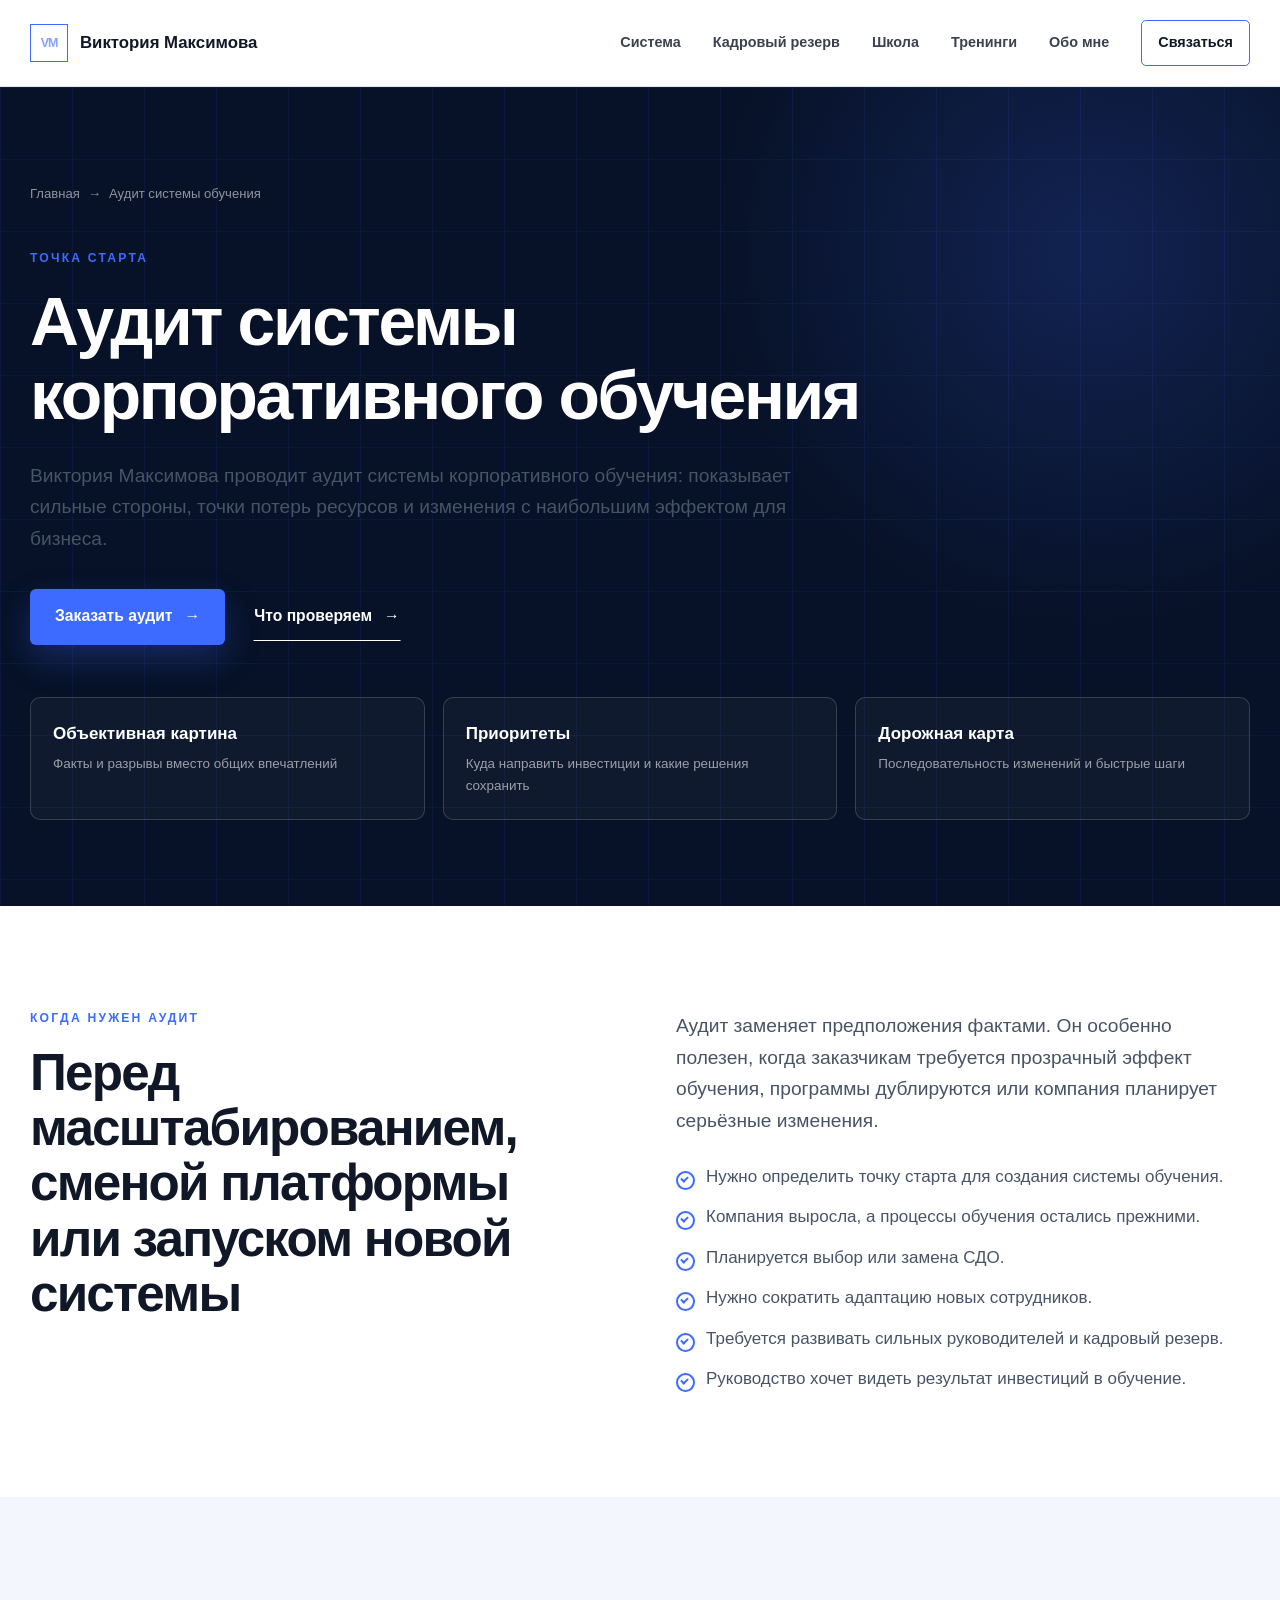
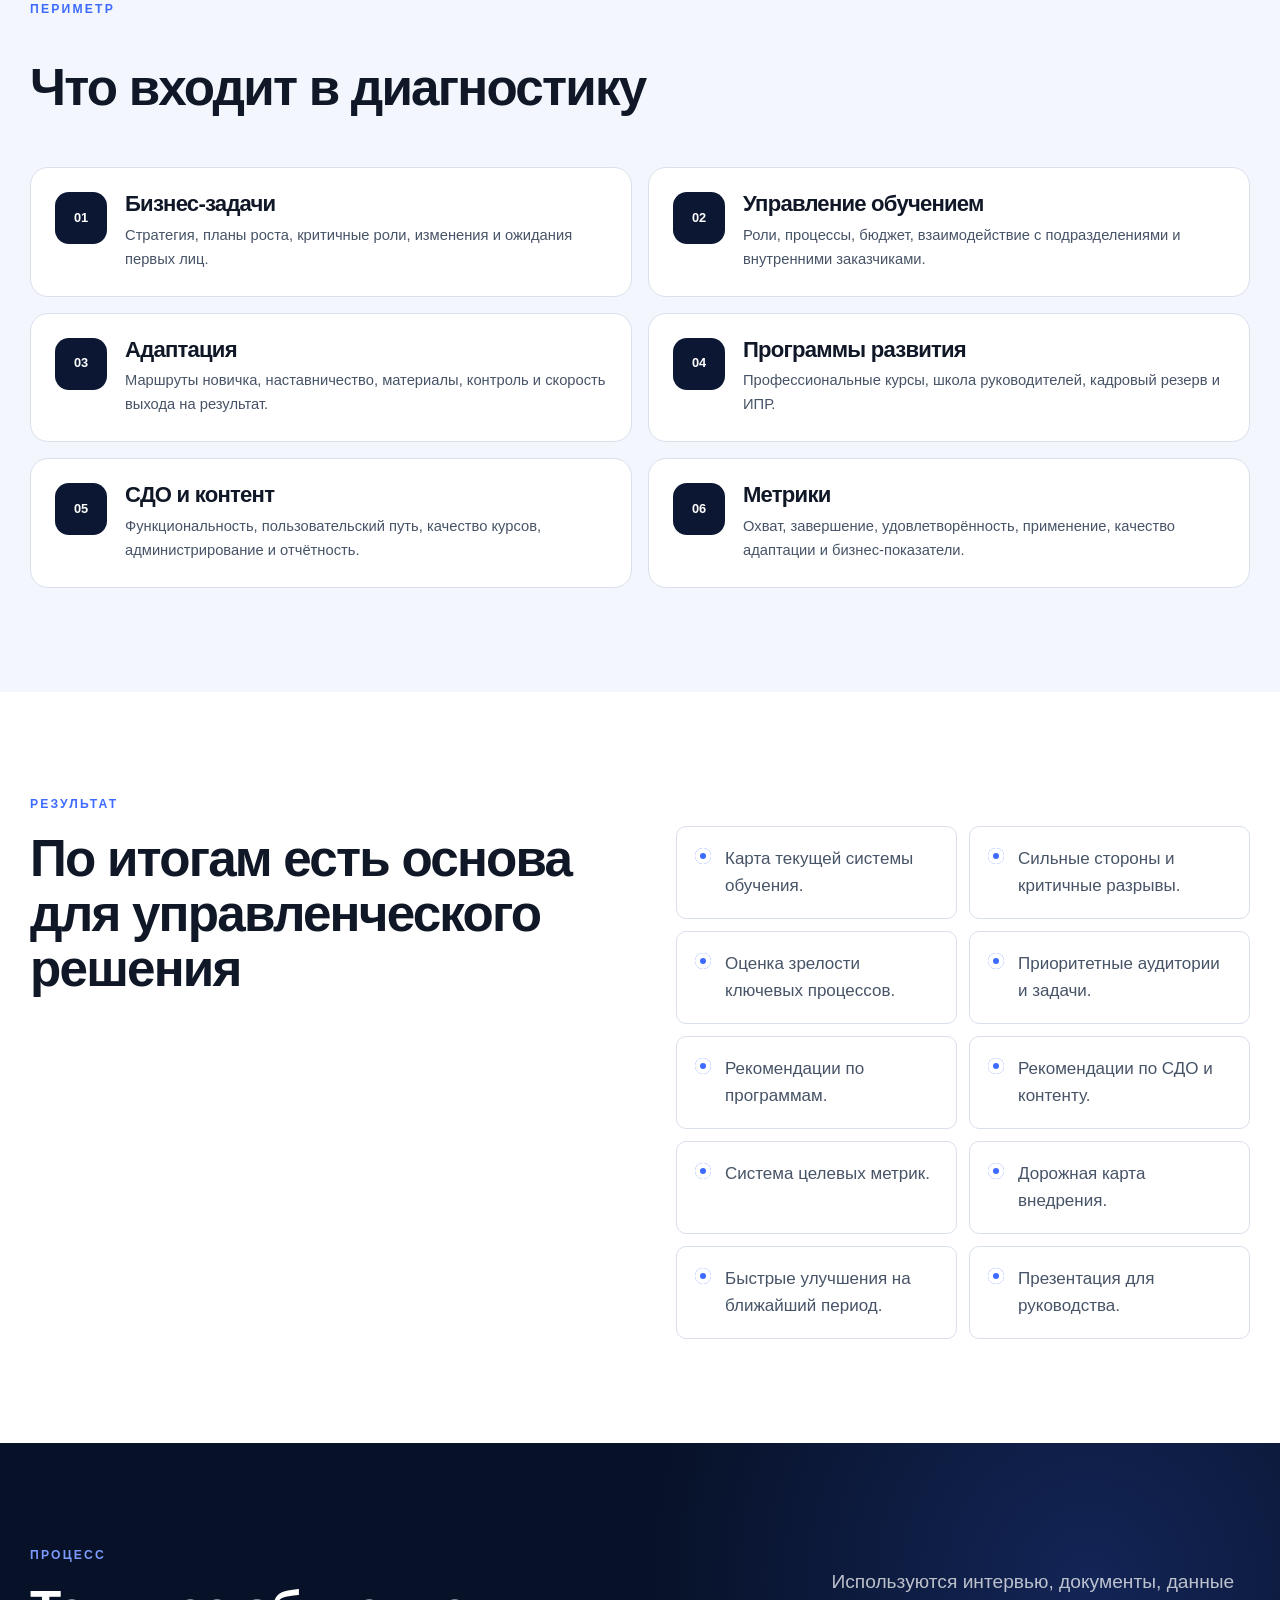
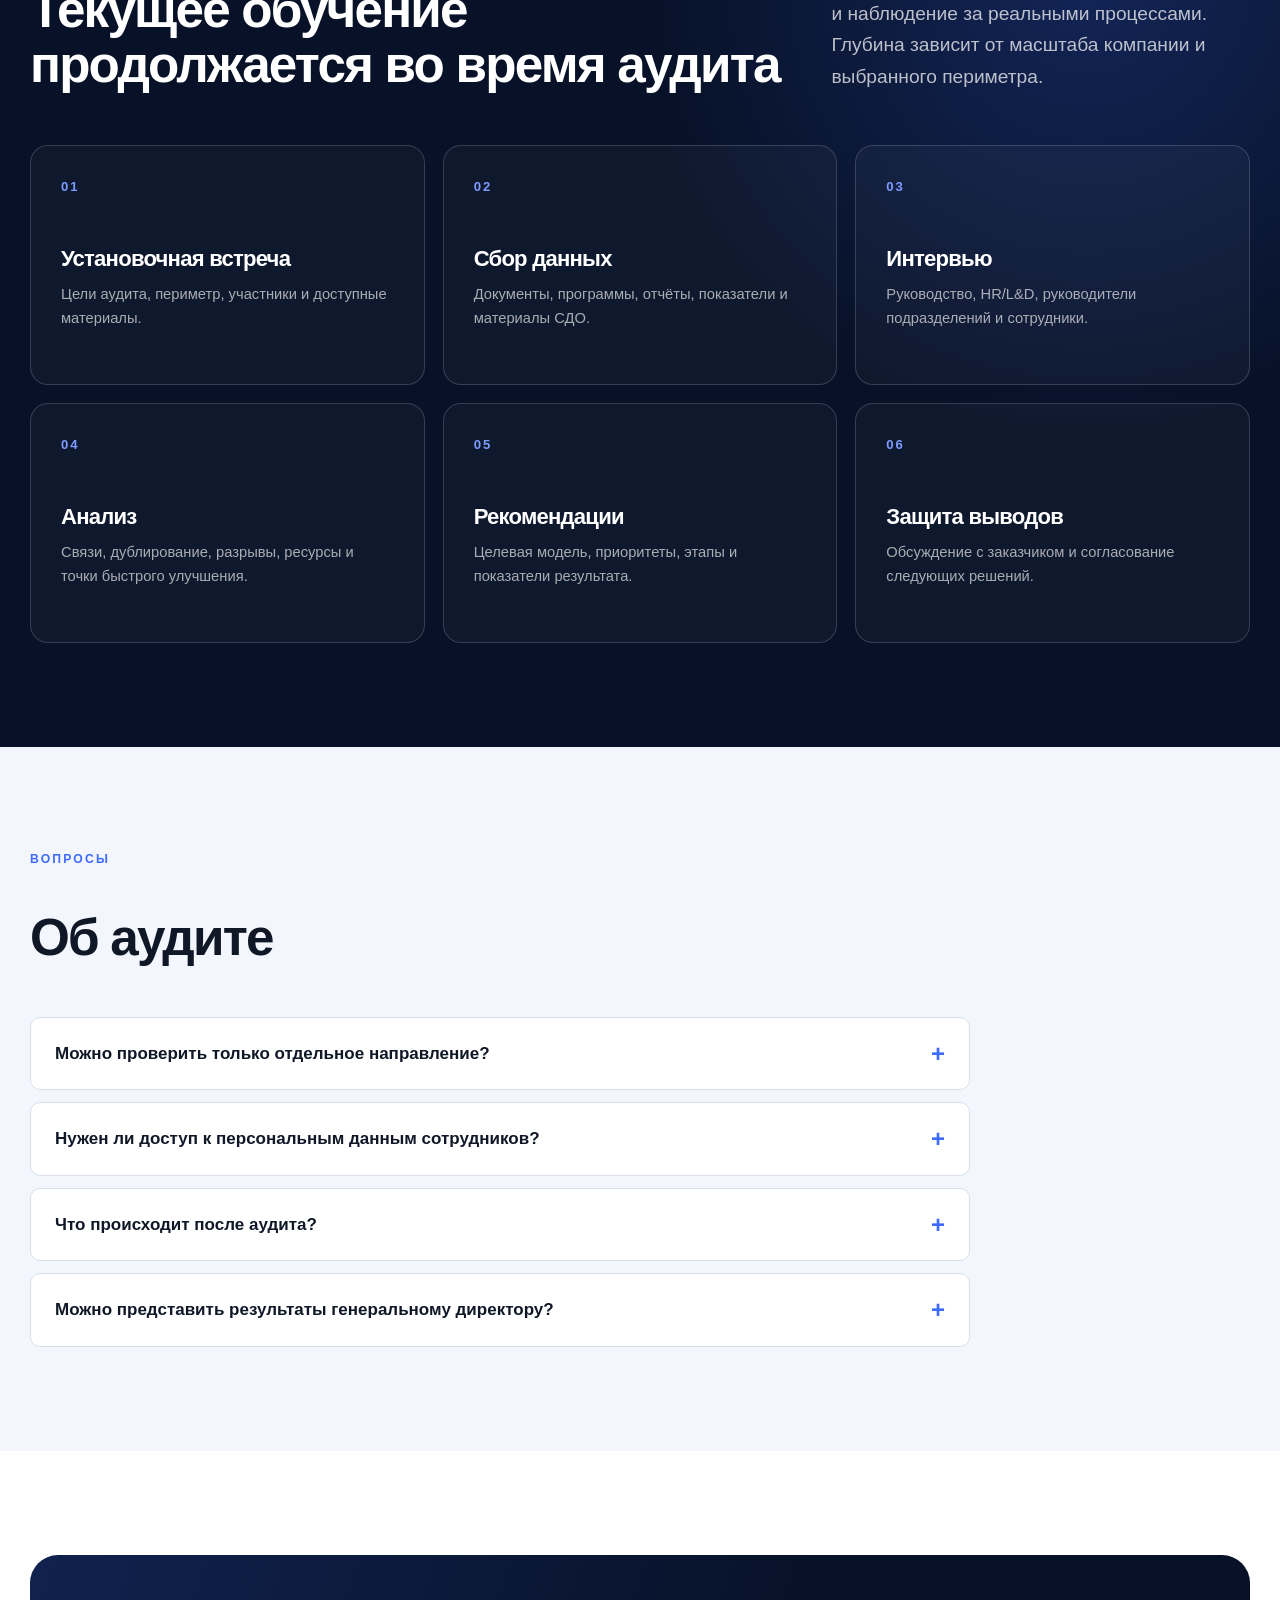
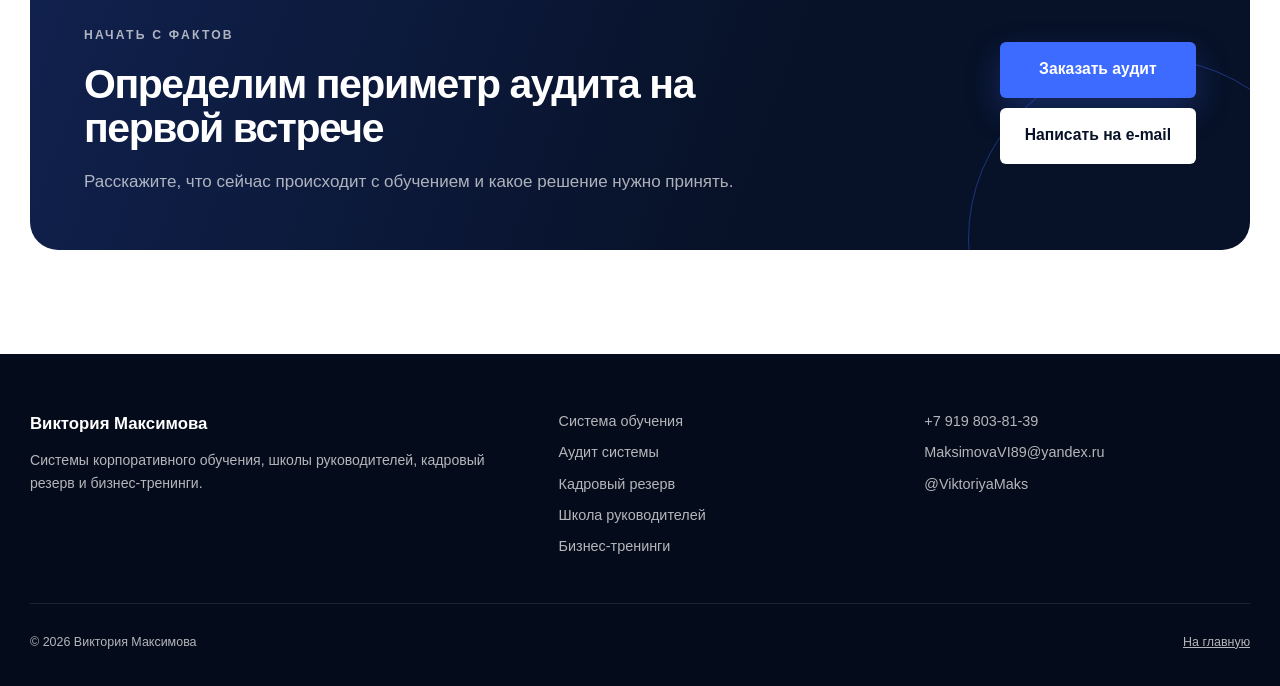
<file: audit-sistemy-obucheniya.html>
<!DOCTYPE html>
<html lang="ru">
<head>
  <meta charset="utf-8">
  <meta name="viewport" content="width=device-width, initial-scale=1">
  <title>Аудит системы корпоративного обучения персонала</title>
  <meta name="description" content="Аудит корпоративного обучения: цели, процессы, программы, адаптация, СДО, команда и метрики. Дорожная карта развития системы обучения компании.">
  <meta name="author" content="Виктория Максимова">
  <meta name="robots" content="index, follow, max-image-preview:large">
  <meta name="theme-color" content="#071127">
  <meta property="og:type" content="website">
  <meta property="og:locale" content="ru_RU">
  <meta property="og:title" content="Аудит системы корпоративного обучения персонала">
  <meta property="og:description" content="Диагностика целей, процессов, программ, адаптации, СДО, команды и метрик с дорожной картой развития системы обучения.">
  <link rel="stylesheet" href="styles.css">
  <script type="application/ld+json">
  {
    "@context": "https://schema.org",
    "@type": "Service",
    "name": "Аудит системы корпоративного обучения",
    "serviceType": "L&D-аудит и консалтинг",
    "provider": {"@type": "Person", "name": "Виктория Максимова", "telephone": "+79198038139"},
    "areaServed": "Россия",
    "description": "Диагностика системы обучения персонала и дорожная карта её развития."
  }
  </script>
</head>
<body>
  <a class="skip-link" href="#main">Перейти к содержанию</a>
  <header class="site-header light">
    <div class="container nav-wrap">
      <a class="brand" href="index.html" aria-label="Виктория Максимова — главная"><span class="brand-mark" aria-hidden="true">VM</span><span>Виктория Максимова</span></a>
      <button class="menu-toggle" type="button" aria-expanded="false" aria-controls="main-nav" aria-label="Открыть меню"><span></span></button>
      <nav class="main-nav" id="main-nav" aria-label="Основная навигация">
        <a href="sistema-obucheniya.html">Система</a>
        <a href="kadrovyj-rezerv.html">Кадровый резерв</a>
        <a href="shkola-rukovoditeley.html">Школа</a>
        <a href="biznes-treningi.html">Тренинги</a>
        <a href="index.html#about">Обо мне</a>
        <a class="nav-cta" href="https://t.me/ViktoriyaMaks" target="_blank" rel="noopener">Связаться</a>
      </nav>
    </div>
  </header>

  <main id="main">
    <section class="page-hero">
      <div class="container">
        <nav class="breadcrumbs" aria-label="Хлебные крошки"><a href="index.html">Главная</a><span>→</span><span>Аудит системы обучения</span></nav>
        <p class="eyebrow">Точка старта</p>
        <h1>Аудит системы корпоративного обучения</h1>
        <p class="lead">Виктория Максимова проводит аудит системы корпоративного обучения: показывает сильные стороны, точки потерь ресурсов и изменения с наибольшим эффектом для бизнеса.</p>
        <div class="hero-actions">
          <a class="btn btn-primary" href="https://t.me/ViktoriyaMaks" target="_blank" rel="noopener">Заказать аудит <span class="arrow" aria-hidden="true">→</span></a>
          <a class="btn btn-link" href="#audit">Что проверяем <span class="arrow" aria-hidden="true">→</span></a>
        </div>
        <div class="outcome-band">
          <div class="outcome"><strong>Объективная картина</strong><span>Факты и разрывы вместо общих впечатлений</span></div>
          <div class="outcome"><strong>Приоритеты</strong><span>Куда направить инвестиции и какие решения сохранить</span></div>
          <div class="outcome"><strong>Дорожная карта</strong><span>Последовательность изменений и быстрые шаги</span></div>
        </div>
      </div>
    </section>

    <section class="section">
      <div class="container two-col">
        <div><p class="eyebrow">Когда нужен аудит</p><h2>Перед масштабированием, сменой платформы или запуском новой системы</h2></div>
        <div>
          <p class="lead">Аудит заменяет предположения фактами. Он особенно полезен, когда заказчикам требуется прозрачный эффект обучения, программы дублируются или компания планирует серьёзные изменения.</p>
          <ul class="check-list">
            <li>Нужно определить точку старта для создания системы обучения.</li>
            <li>Компания выросла, а процессы обучения остались прежними.</li>
            <li>Планируется выбор или замена СДО.</li>
            <li>Нужно сократить адаптацию новых сотрудников.</li>
            <li>Требуется развивать сильных руководителей и кадровый резерв.</li>
            <li>Руководство хочет видеть результат инвестиций в обучение.</li>
          </ul>
        </div>
      </div>
    </section>

    <section class="section section-soft" id="audit">
      <div class="container">
        <div class="section-head"><p class="eyebrow">Периметр</p><h2>Что входит в диагностику</h2></div>
        <div class="module-grid">
          <article class="module"><span class="module-index">01</span><div><h3>Бизнес-задачи</h3><p>Стратегия, планы роста, критичные роли, изменения и ожидания первых лиц.</p></div></article>
          <article class="module"><span class="module-index">02</span><div><h3>Управление обучением</h3><p>Роли, процессы, бюджет, взаимодействие с подразделениями и внутренними заказчиками.</p></div></article>
          <article class="module"><span class="module-index">03</span><div><h3>Адаптация</h3><p>Маршруты новичка, наставничество, материалы, контроль и скорость выхода на результат.</p></div></article>
          <article class="module"><span class="module-index">04</span><div><h3>Программы развития</h3><p>Профессиональные курсы, школа руководителей, кадровый резерв и ИПР.</p></div></article>
          <article class="module"><span class="module-index">05</span><div><h3>СДО и контент</h3><p>Функциональность, пользовательский путь, качество курсов, администрирование и отчётность.</p></div></article>
          <article class="module"><span class="module-index">06</span><div><h3>Метрики</h3><p>Охват, завершение, удовлетворённость, применение, качество адаптации и бизнес-показатели.</p></div></article>
        </div>
      </div>
    </section>

    <section class="section">
      <div class="container two-col">
        <div><p class="eyebrow">Результат</p><h2>По итогам есть основа для управленческого решения</h2></div>
        <div>
          <ul class="deliverable-list">
            <li>Карта текущей системы обучения.</li>
            <li>Сильные стороны и критичные разрывы.</li>
            <li>Оценка зрелости ключевых процессов.</li>
            <li>Приоритетные аудитории и задачи.</li>
            <li>Рекомендации по программам.</li>
            <li>Рекомендации по СДО и контенту.</li>
            <li>Система целевых метрик.</li>
            <li>Дорожная карта внедрения.</li>
            <li>Быстрые улучшения на ближайший период.</li>
            <li>Презентация для руководства.</li>
          </ul>
        </div>
      </div>
    </section>

    <section class="section section-dark">
      <div class="container">
        <div class="section-head row">
          <div><p class="eyebrow">Процесс</p><h2>Текущее обучение продолжается во время аудита</h2></div>
          <p class="lead">Используются интервью, документы, данные и наблюдение за реальными процессами. Глубина зависит от масштаба компании и выбранного периметра.</p>
        </div>
        <div class="steps">
          <article class="step"><h3>Установочная встреча</h3><p>Цели аудита, периметр, участники и доступные материалы.</p></article>
          <article class="step"><h3>Сбор данных</h3><p>Документы, программы, отчёты, показатели и материалы СДО.</p></article>
          <article class="step"><h3>Интервью</h3><p>Руководство, HR/L&amp;D, руководители подразделений и сотрудники.</p></article>
          <article class="step"><h3>Анализ</h3><p>Связи, дублирование, разрывы, ресурсы и точки быстрого улучшения.</p></article>
          <article class="step"><h3>Рекомендации</h3><p>Целевая модель, приоритеты, этапы и показатели результата.</p></article>
          <article class="step"><h3>Защита выводов</h3><p>Обсуждение с заказчиком и согласование следующих решений.</p></article>
        </div>
      </div>
    </section>

    <section class="section section-soft">
      <div class="container">
        <div class="section-head"><p class="eyebrow">Вопросы</p><h2>Об аудите</h2></div>
        <div class="faq">
          <details><summary>Можно проверить только отдельное направление?</summary><p>Да. Например, адаптацию, школу руководителей, кадровый резерв или эффективность СДО. Периметр фиксируется до начала работ.</p></details>
          <details><summary>Нужен ли доступ к персональным данным сотрудников?</summary><p>Обычно достаточно агрегированных данных и обезличенных примеров. Необходимый состав информации согласуется заранее.</p></details>
          <details><summary>Что происходит после аудита?</summary><p>Компания получает дорожную карту и может внедрять её самостоятельно, привлечь меня к отдельному этапу или продолжить полный проект.</p></details>
          <details><summary>Можно представить результаты генеральному директору?</summary><p>Да. Итоговая презентация формулируется на языке задач, рисков, приоритетов и ожидаемых результатов бизнеса.</p></details>
        </div>
      </div>
    </section>

    <section class="section">
      <div class="container">
        <div class="cta-panel">
          <div><p class="eyebrow">Начать с фактов</p><h2>Определим периметр аудита на первой встрече</h2><p>Расскажите, что сейчас происходит с обучением и какое решение нужно принять.</p></div>
          <div class="cta-actions"><a class="btn btn-primary" href="https://t.me/ViktoriyaMaks" target="_blank" rel="noopener">Заказать аудит</a><a class="btn btn-light" href="mailto:MaksimovaVI89@yandex.ru">Написать на e-mail</a></div>
        </div>
      </div>
    </section>
  </main>

  <footer class="site-footer">
    <div class="container">
      <div class="footer-grid">
        <div><p class="footer-title">Виктория Максимова</p><p class="footer-copy">Системы корпоративного обучения, школы руководителей, кадровый резерв и бизнес-тренинги.</p></div>
        <nav class="footer-links" aria-label="Услуги"><a href="sistema-obucheniya.html">Система обучения</a><a href="audit-sistemy-obucheniya.html">Аудит системы</a><a href="kadrovyj-rezerv.html">Кадровый резерв</a><a href="shkola-rukovoditeley.html">Школа руководителей</a><a href="biznes-treningi.html">Бизнес-тренинги</a></nav>
        <div class="footer-links"><a href="tel:+79198038139">+7&nbsp;919&nbsp;803&#8209;81&#8209;39</a><a href="mailto:MaksimovaVI89@yandex.ru">MaksimovaVI89@yandex.ru</a><a href="https://t.me/ViktoriyaMaks" target="_blank" rel="noopener">@ViktoriyaMaks</a></div>
      </div>
      <div class="footer-bottom"><span>© <span data-year>2026</span> Виктория Максимова</span><a href="index.html">На главную</a></div>
    </div>
  </footer>
  <script src="script.js"></script>
</body>
</html>
</file>
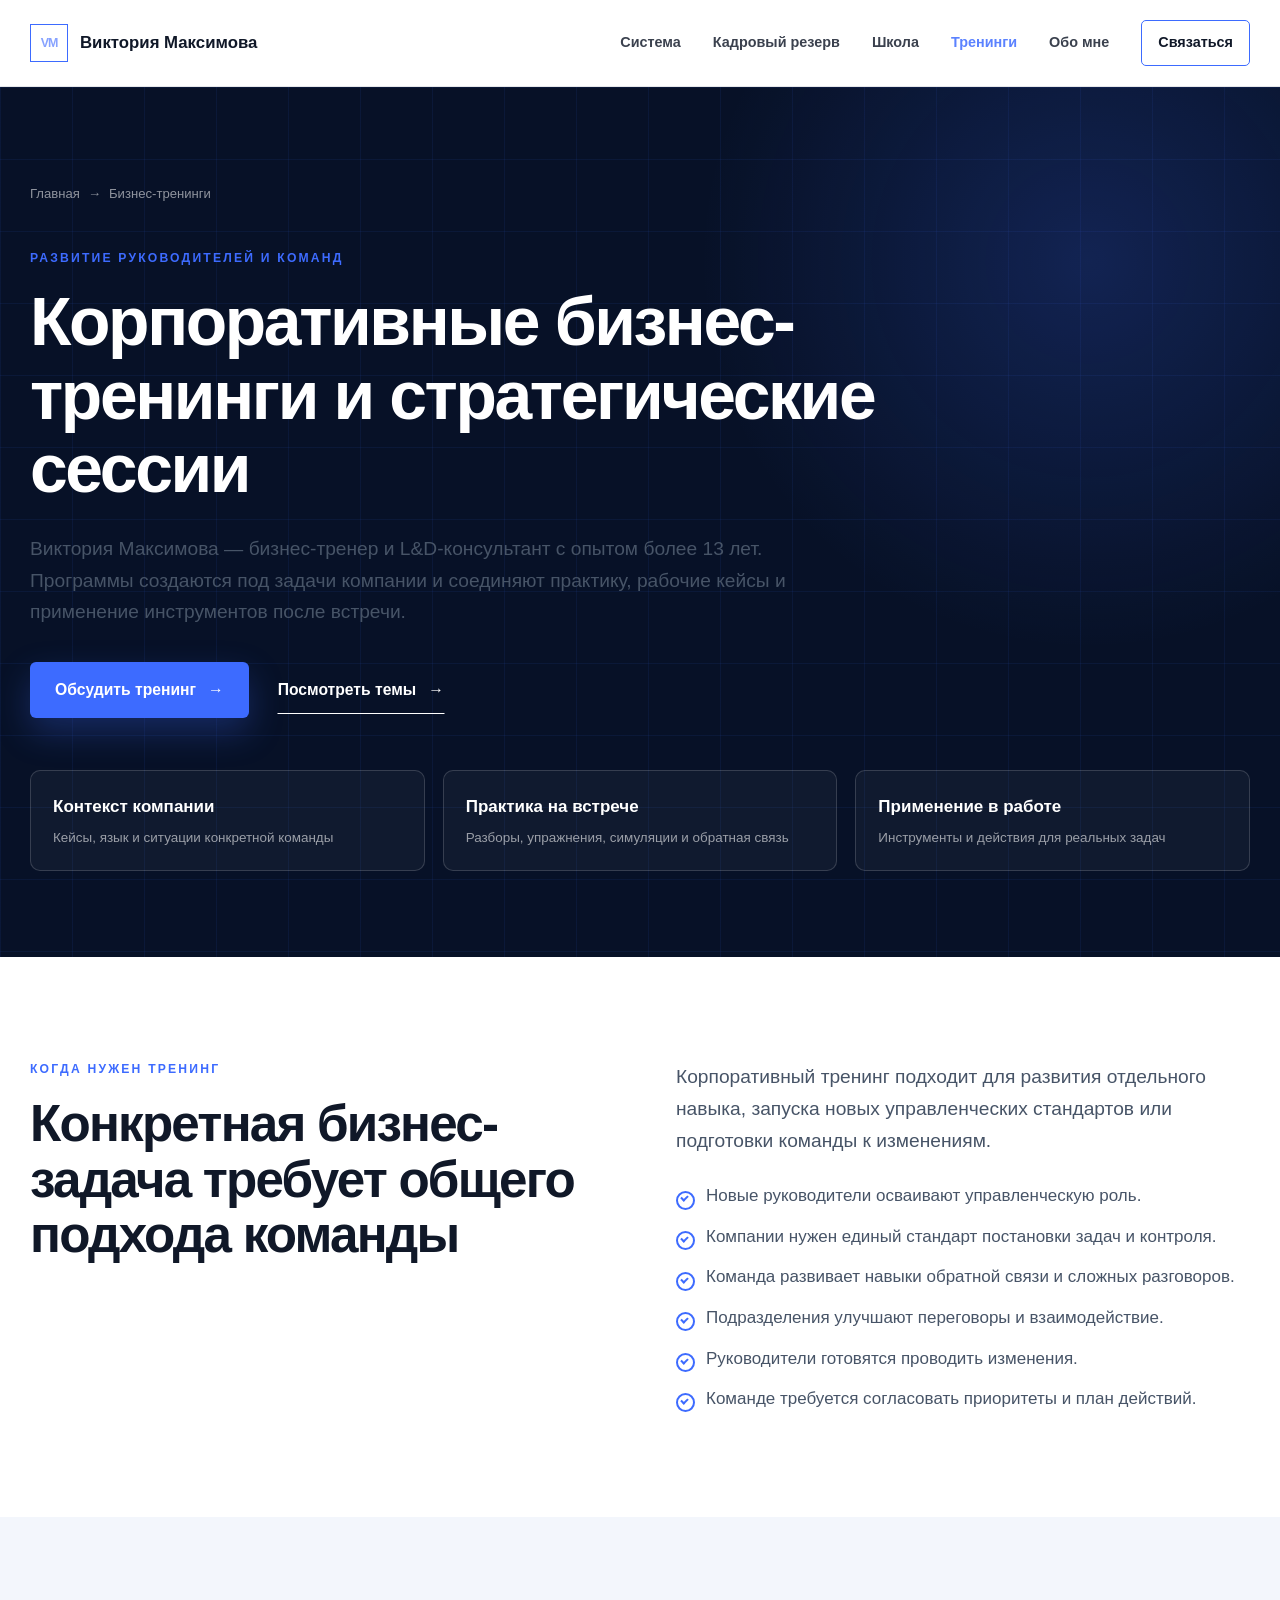
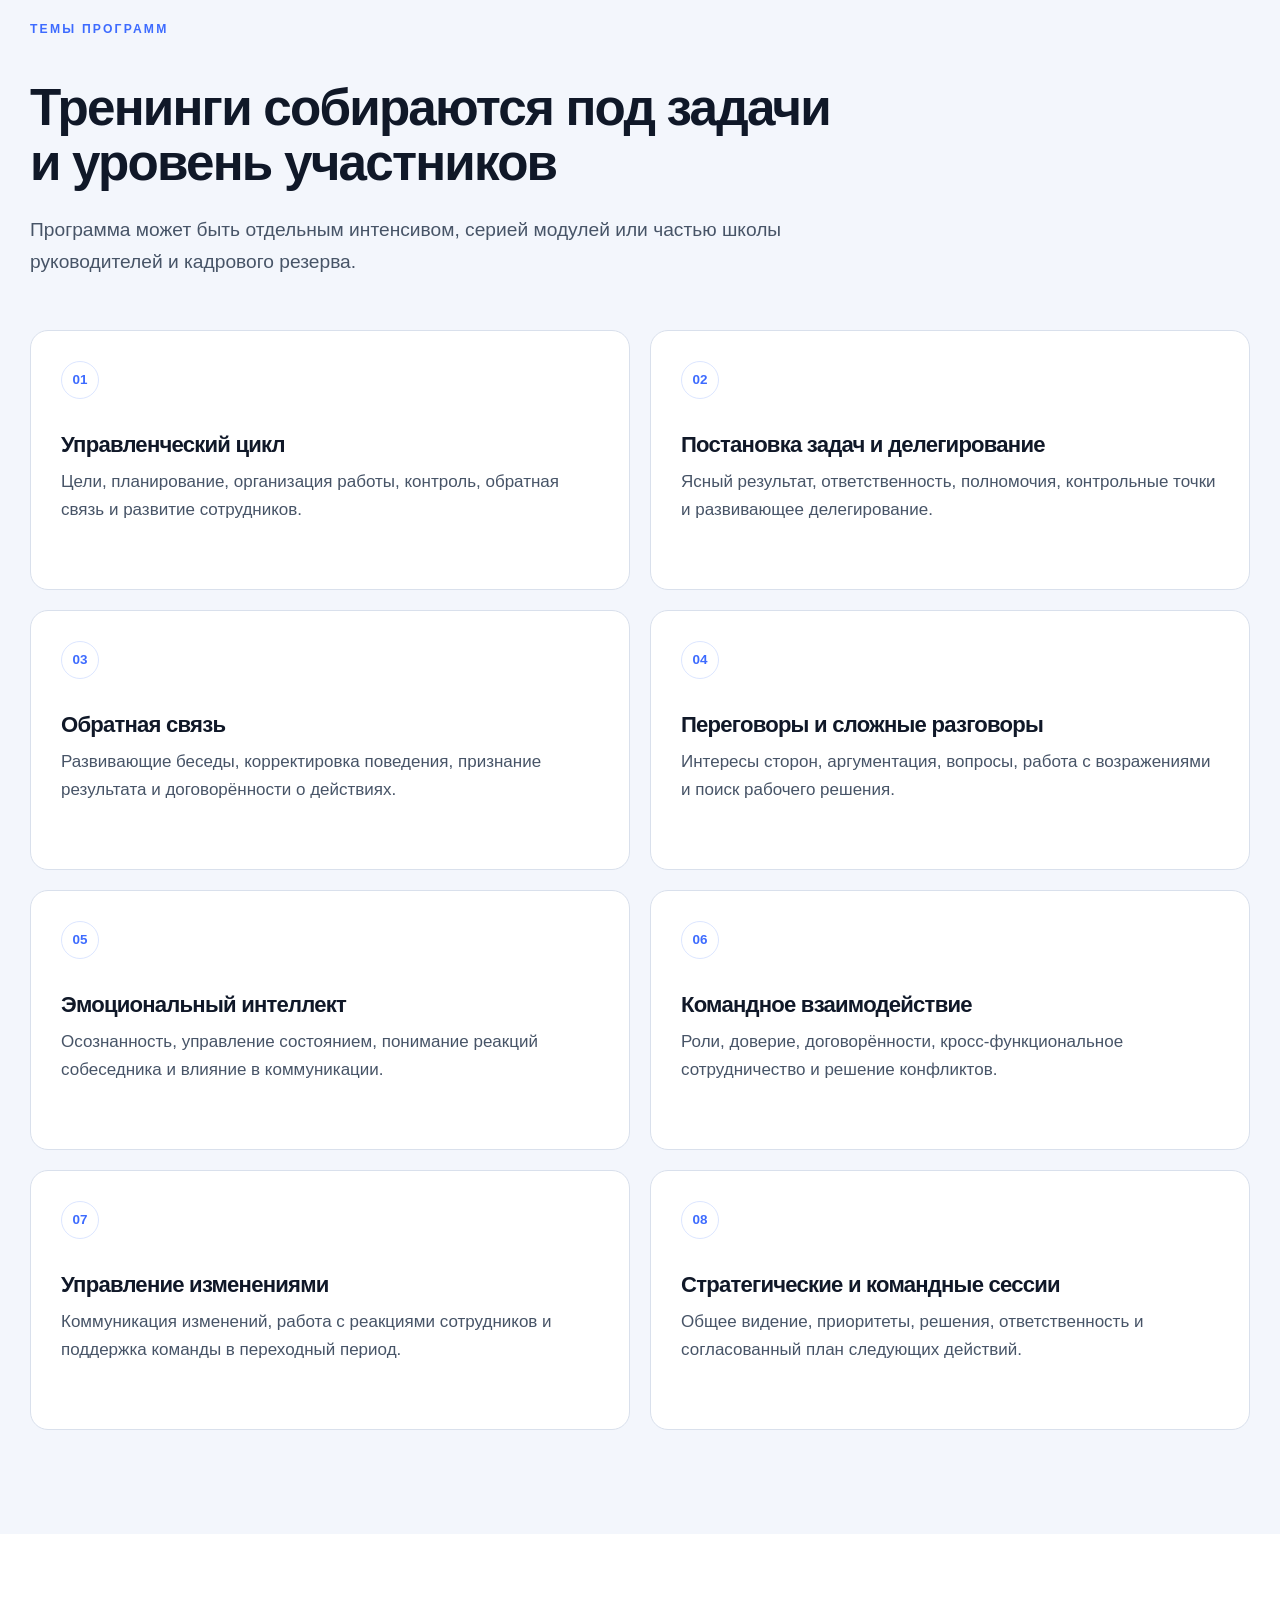
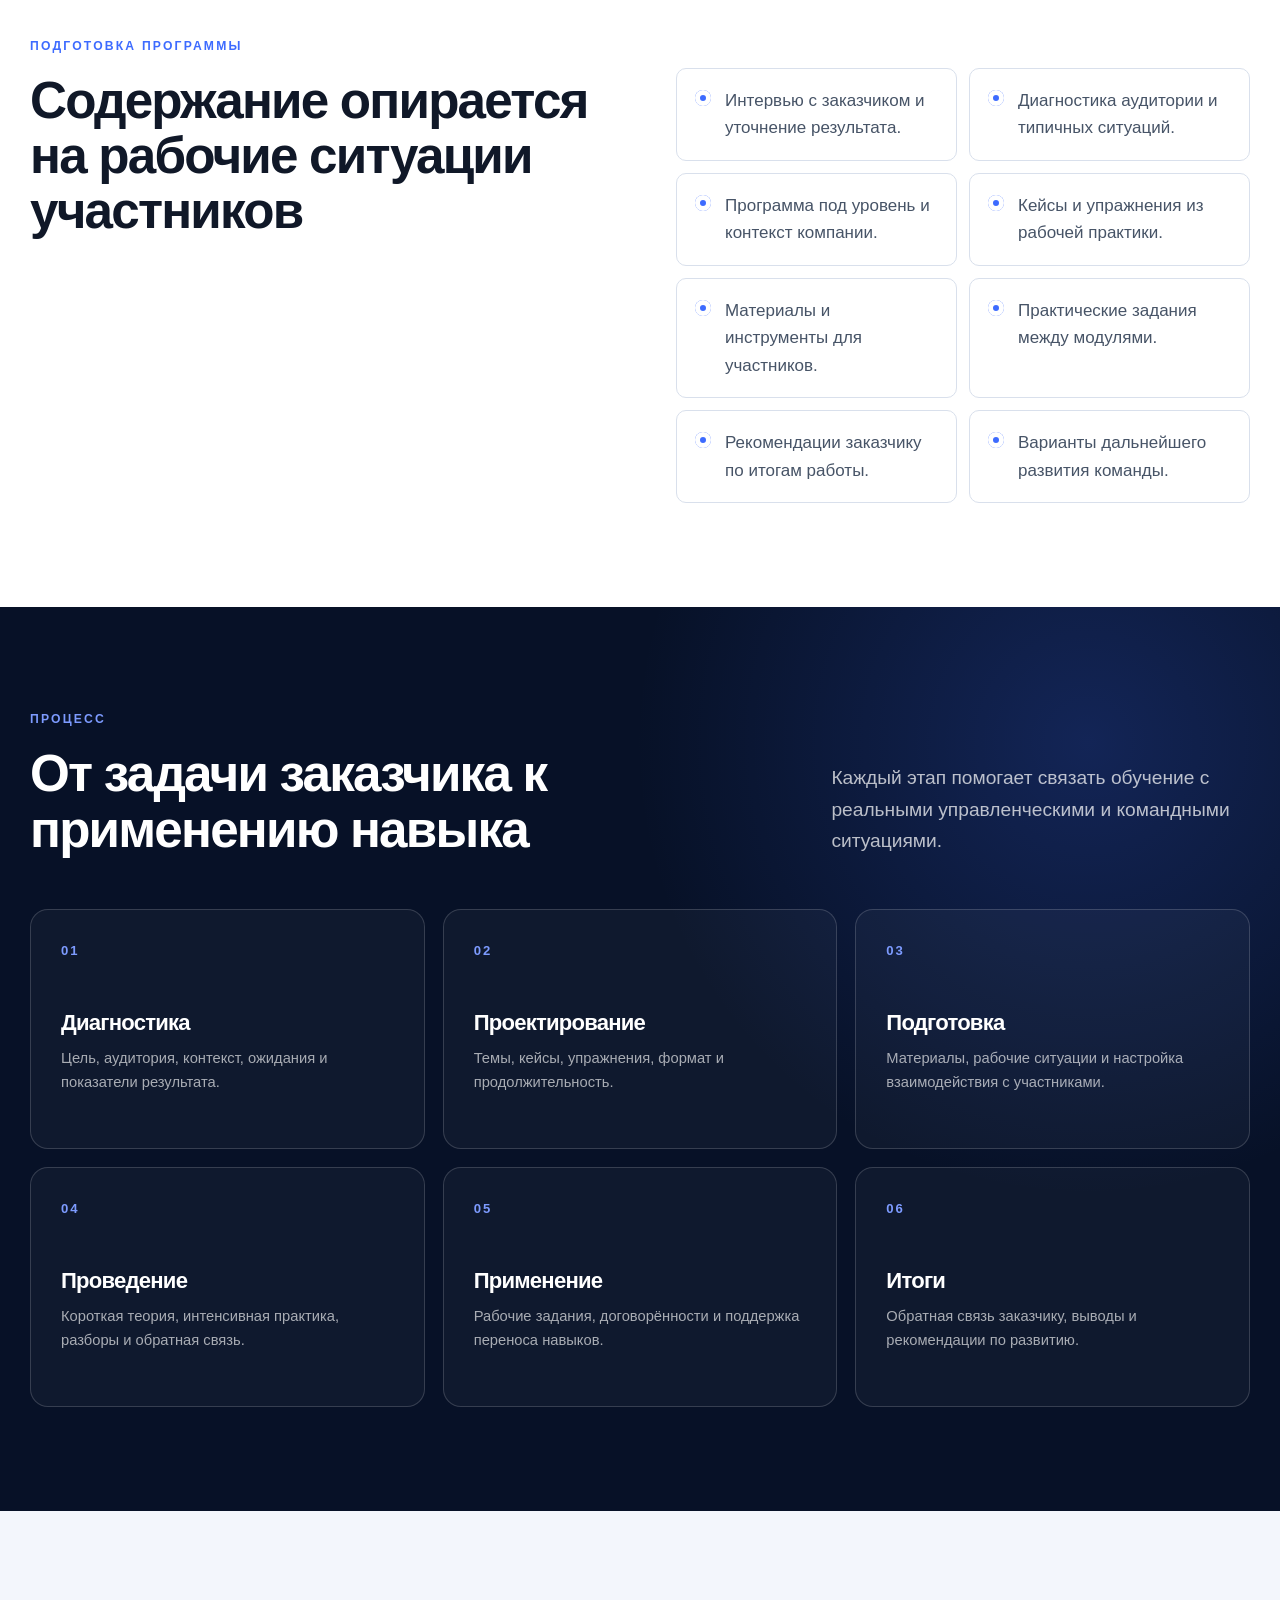
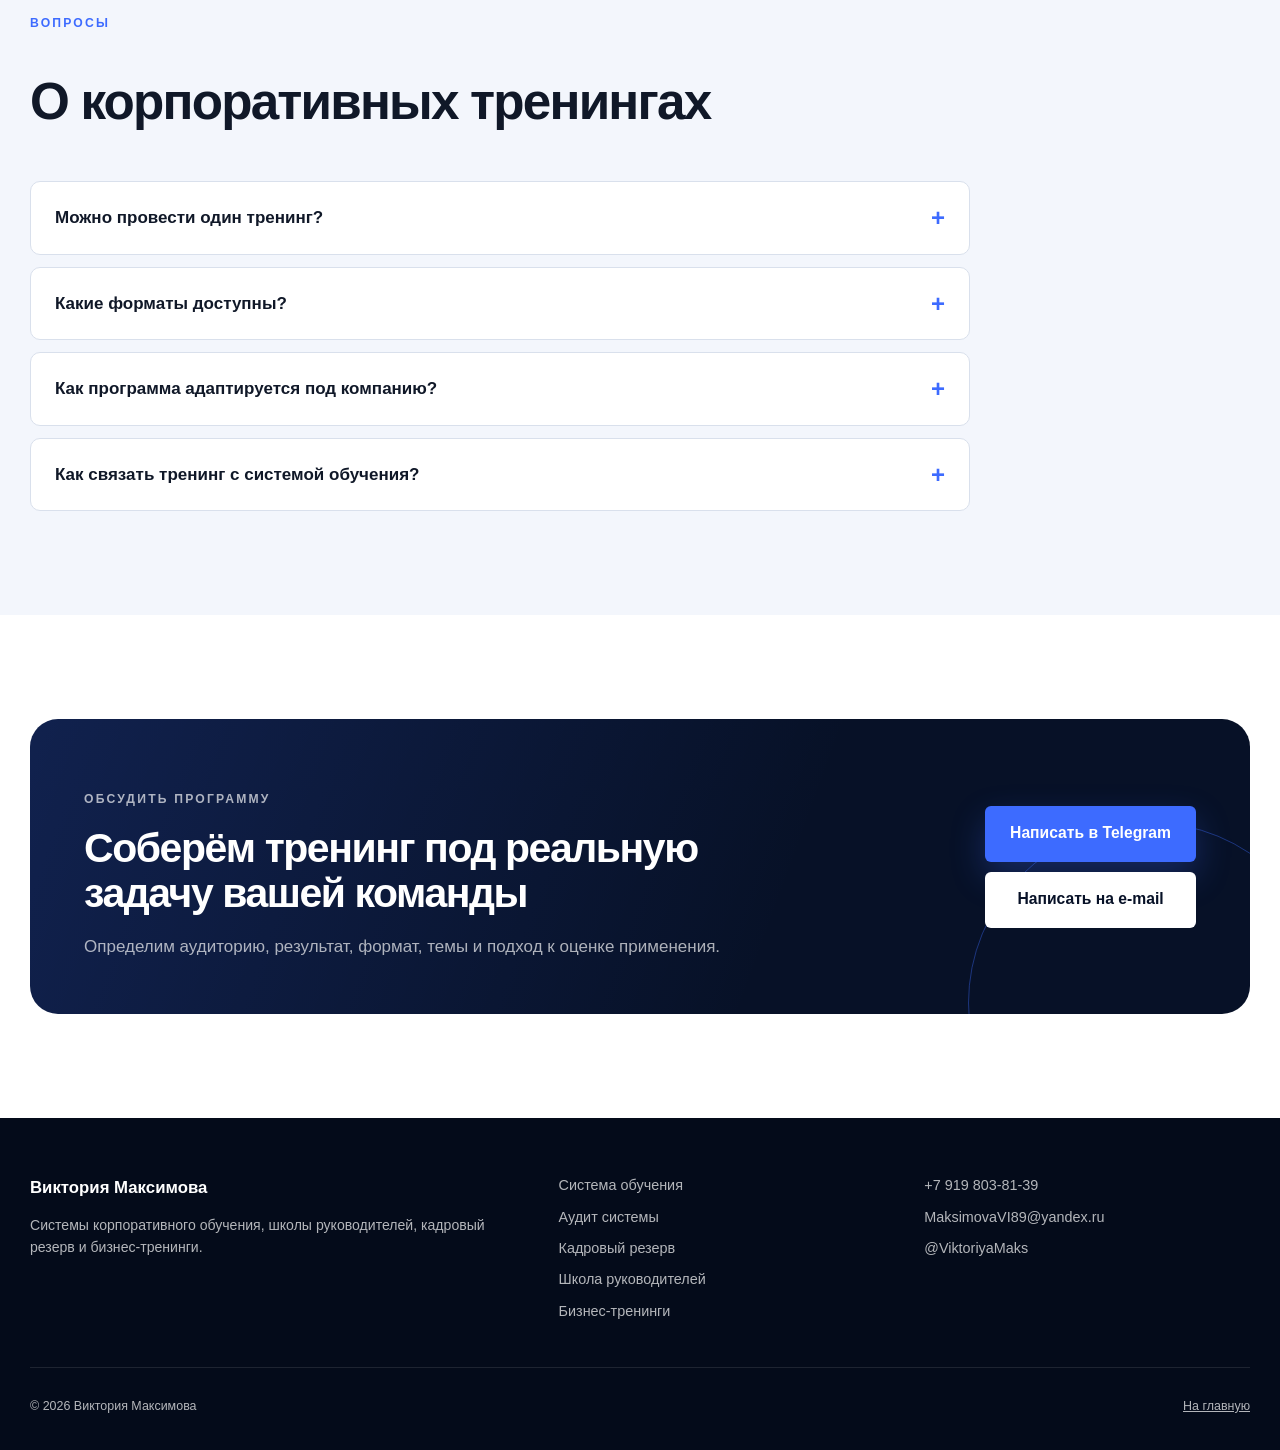
<file: biznes-treningi.html>
<!DOCTYPE html>
<html lang="ru">
<head>
  <meta charset="utf-8">
  <meta name="viewport" content="width=device-width, initial-scale=1">
  <title>Корпоративные бизнес-тренинги для руководителей и команд</title>
  <meta name="description" content="Корпоративные бизнес-тренинги Виктории Максимовой: управление, делегирование, обратная связь, переговоры, эмоциональный интеллект и командные сессии.">
  <meta name="author" content="Виктория Максимова">
  <meta name="robots" content="index, follow, max-image-preview:large">
  <meta name="theme-color" content="#071127">
  <meta property="og:type" content="website">
  <meta property="og:locale" content="ru_RU">
  <meta property="og:title" content="Корпоративные бизнес-тренинги для руководителей и команд">
  <meta property="og:description" content="Практические программы под задачи компании: управление, обратная связь, переговоры, эмоциональный интеллект и командные решения.">
  <link rel="stylesheet" href="styles.css">
  <script type="application/ld+json">
  {
    "@context": "https://schema.org",
    "@type": "Service",
    "name": "Корпоративные бизнес-тренинги и стратегические сессии",
    "serviceType": "Корпоративное обучение руководителей и команд",
    "provider": {
      "@type": "Person",
      "name": "Виктория Максимова",
      "jobTitle": "Бизнес-тренер и L&D-консультант",
      "telephone": "+79198038139",
      "email": "MaksimovaVI89@yandex.ru"
    },
    "areaServed": "Россия",
    "audience": {
      "@type": "BusinessAudience",
      "audienceType": "Руководители, кадровый резерв и корпоративные команды"
    },
    "description": "Разработка и проведение корпоративных бизнес-тренингов по управленческому циклу, делегированию, обратной связи, переговорам, эмоциональному интеллекту и командному взаимодействию."
  }
  </script>
</head>
<body>
  <a class="skip-link" href="#main">Перейти к содержанию</a>
  <header class="site-header light">
    <div class="container nav-wrap">
      <a class="brand" href="index.html" aria-label="Виктория Максимова — главная">
        <span class="brand-mark" aria-hidden="true">VM</span><span>Виктория Максимова</span>
      </a>
      <button class="menu-toggle" type="button" aria-expanded="false" aria-controls="main-nav" aria-label="Открыть меню"><span></span></button>
      <nav class="main-nav" id="main-nav" aria-label="Основная навигация">
        <a href="sistema-obucheniya.html">Система</a>
        <a href="kadrovyj-rezerv.html">Кадровый резерв</a>
        <a href="shkola-rukovoditeley.html">Школа</a>
        <a href="biznes-treningi.html" aria-current="page">Тренинги</a>
        <a href="index.html#about">Обо мне</a>
        <a class="nav-cta" href="https://t.me/ViktoriyaMaks" target="_blank" rel="noopener">Связаться</a>
      </nav>
    </div>
  </header>

  <main id="main">
    <section class="page-hero">
      <div class="container">
        <nav class="breadcrumbs" aria-label="Хлебные крошки"><a href="index.html">Главная</a><span>→</span><span>Бизнес-тренинги</span></nav>
        <p class="eyebrow">Развитие руководителей и команд</p>
        <h1>Корпоративные бизнес-тренинги и стратегические сессии</h1>
        <p class="lead">Виктория Максимова — бизнес-тренер и L&amp;D-консультант с опытом более 13 лет. Программы создаются под задачи компании и соединяют практику, рабочие кейсы и применение инструментов после встречи.</p>
        <div class="hero-actions">
          <a class="btn btn-primary" href="https://t.me/ViktoriyaMaks" target="_blank" rel="noopener">Обсудить тренинг <span class="arrow" aria-hidden="true">→</span></a>
          <a class="btn btn-link" href="#topics">Посмотреть темы <span class="arrow" aria-hidden="true">→</span></a>
        </div>
        <div class="outcome-band">
          <div class="outcome"><strong>Контекст компании</strong><span>Кейсы, язык и ситуации конкретной команды</span></div>
          <div class="outcome"><strong>Практика на встрече</strong><span>Разборы, упражнения, симуляции и обратная связь</span></div>
          <div class="outcome"><strong>Применение в работе</strong><span>Инструменты и действия для реальных задач</span></div>
        </div>
      </div>
    </section>

    <section class="section">
      <div class="container two-col">
        <div>
          <p class="eyebrow">Когда нужен тренинг</p>
          <h2>Конкретная бизнес-задача требует общего подхода команды</h2>
        </div>
        <div>
          <p class="lead">Корпоративный тренинг подходит для развития отдельного навыка, запуска новых управленческих стандартов или подготовки команды к изменениям.</p>
          <ul class="check-list">
            <li>Новые руководители осваивают управленческую роль.</li>
            <li>Компании нужен единый стандарт постановки задач и контроля.</li>
            <li>Команда развивает навыки обратной связи и сложных разговоров.</li>
            <li>Подразделения улучшают переговоры и взаимодействие.</li>
            <li>Руководители готовятся проводить изменения.</li>
            <li>Команде требуется согласовать приоритеты и план действий.</li>
          </ul>
        </div>
      </div>
    </section>

    <section class="section section-soft" id="topics">
      <div class="container">
        <div class="section-head">
          <p class="eyebrow">Темы программ</p>
          <h2>Тренинги собираются под задачи и уровень участников</h2>
          <p class="lead">Программа может быть отдельным интенсивом, серией модулей или частью школы руководителей и кадрового резерва.</p>
        </div>
        <div class="program-grid">
          <article class="program-card"><span class="card-number">01</span><h3>Управленческий цикл</h3><p>Цели, планирование, организация работы, контроль, обратная связь и развитие сотрудников.</p></article>
          <article class="program-card"><span class="card-number">02</span><h3>Постановка задач и делегирование</h3><p>Ясный результат, ответственность, полномочия, контрольные точки и развивающее делегирование.</p></article>
          <article class="program-card"><span class="card-number">03</span><h3>Обратная связь</h3><p>Развивающие беседы, корректировка поведения, признание результата и договорённости о действиях.</p></article>
          <article class="program-card"><span class="card-number">04</span><h3>Переговоры и сложные разговоры</h3><p>Интересы сторон, аргументация, вопросы, работа с возражениями и поиск рабочего решения.</p></article>
          <article class="program-card"><span class="card-number">05</span><h3>Эмоциональный интеллект</h3><p>Осознанность, управление состоянием, понимание реакций собеседника и влияние в коммуникации.</p></article>
          <article class="program-card"><span class="card-number">06</span><h3>Командное взаимодействие</h3><p>Роли, доверие, договорённости, кросс-функциональное сотрудничество и решение конфликтов.</p></article>
          <article class="program-card"><span class="card-number">07</span><h3>Управление изменениями</h3><p>Коммуникация изменений, работа с реакциями сотрудников и поддержка команды в переходный период.</p></article>
          <article class="program-card"><span class="card-number">08</span><h3>Стратегические и командные сессии</h3><p>Общее видение, приоритеты, решения, ответственность и согласованный план следующих действий.</p></article>
        </div>
      </div>
    </section>

    <section class="section">
      <div class="container two-col">
        <div>
          <p class="eyebrow">Подготовка программы</p>
          <h2>Содержание опирается на рабочие ситуации участников</h2>
        </div>
        <div>
          <ul class="deliverable-list">
            <li>Интервью с заказчиком и уточнение результата.</li>
            <li>Диагностика аудитории и типичных ситуаций.</li>
            <li>Программа под уровень и контекст компании.</li>
            <li>Кейсы и упражнения из рабочей практики.</li>
            <li>Материалы и инструменты для участников.</li>
            <li>Практические задания между модулями.</li>
            <li>Рекомендации заказчику по итогам работы.</li>
            <li>Варианты дальнейшего развития команды.</li>
          </ul>
        </div>
      </div>
    </section>

    <section class="section section-dark">
      <div class="container">
        <div class="section-head row">
          <div><p class="eyebrow">Процесс</p><h2>От задачи заказчика к применению навыка</h2></div>
          <p class="lead">Каждый этап помогает связать обучение с реальными управленческими и командными ситуациями.</p>
        </div>
        <div class="steps">
          <article class="step"><h3>Диагностика</h3><p>Цель, аудитория, контекст, ожидания и показатели результата.</p></article>
          <article class="step"><h3>Проектирование</h3><p>Темы, кейсы, упражнения, формат и продолжительность.</p></article>
          <article class="step"><h3>Подготовка</h3><p>Материалы, рабочие ситуации и настройка взаимодействия с участниками.</p></article>
          <article class="step"><h3>Проведение</h3><p>Короткая теория, интенсивная практика, разборы и обратная связь.</p></article>
          <article class="step"><h3>Применение</h3><p>Рабочие задания, договорённости и поддержка переноса навыков.</p></article>
          <article class="step"><h3>Итоги</h3><p>Обратная связь заказчику, выводы и рекомендации по развитию.</p></article>
        </div>
      </div>
    </section>

    <section class="section section-soft">
      <div class="container">
        <div class="section-head"><p class="eyebrow">Вопросы</p><h2>О корпоративных тренингах</h2></div>
        <div class="faq">
          <details><summary>Можно провести один тренинг?</summary><p>Да. Такой формат подходит для конкретной локальной задачи. Серия модулей помогает закрепить изменения в управленческом поведении.</p></details>
          <details><summary>Какие форматы доступны?</summary><p>Очные и онлайн-тренинги, практикумы, модульные программы, командные и стратегические сессии. Формат выбирается по цели и составу группы.</p></details>
          <details><summary>Как программа адаптируется под компанию?</summary><p>Перед проведением обсуждаются задачи, аудитория и типичные рабочие ситуации. На их основе настраиваются содержание, кейсы, упражнения и материалы.</p></details>
          <details><summary>Как связать тренинг с системой обучения?</summary><p>Тренинг может стать модулем школы руководителей, программы кадрового резерва или профессионального маршрута. Для него задаются ожидаемые действия и показатели применения.</p></details>
        </div>
      </div>
    </section>

    <section class="section">
      <div class="container">
        <div class="cta-panel">
          <div><p class="eyebrow">Обсудить программу</p><h2>Соберём тренинг под реальную задачу вашей команды</h2><p>Определим аудиторию, результат, формат, темы и подход к оценке применения.</p></div>
          <div class="cta-actions"><a class="btn btn-primary" href="https://t.me/ViktoriyaMaks" target="_blank" rel="noopener">Написать в Telegram</a><a class="btn btn-light" href="mailto:MaksimovaVI89@yandex.ru">Написать на e-mail</a></div>
        </div>
      </div>
    </section>
  </main>

  <footer class="site-footer">
    <div class="container">
      <div class="footer-grid">
        <div><p class="footer-title">Виктория Максимова</p><p class="footer-copy">Системы корпоративного обучения, школы руководителей, кадровый резерв и бизнес-тренинги.</p></div>
        <nav class="footer-links" aria-label="Услуги"><a href="sistema-obucheniya.html">Система обучения</a><a href="audit-sistemy-obucheniya.html">Аудит системы</a><a href="kadrovyj-rezerv.html">Кадровый резерв</a><a href="shkola-rukovoditeley.html">Школа руководителей</a><a href="biznes-treningi.html">Бизнес-тренинги</a></nav>
        <div class="footer-links"><a href="tel:+79198038139">+7&nbsp;919&nbsp;803&#8209;81&#8209;39</a><a href="mailto:MaksimovaVI89@yandex.ru">MaksimovaVI89@yandex.ru</a><a href="https://t.me/ViktoriyaMaks" target="_blank" rel="noopener">@ViktoriyaMaks</a></div>
      </div>
      <div class="footer-bottom"><span>© <span data-year>2026</span> Виктория Максимова</span><a href="index.html">На главную</a></div>
    </div>
  </footer>
  <script src="script.js"></script>
</body>
</html>
</file>
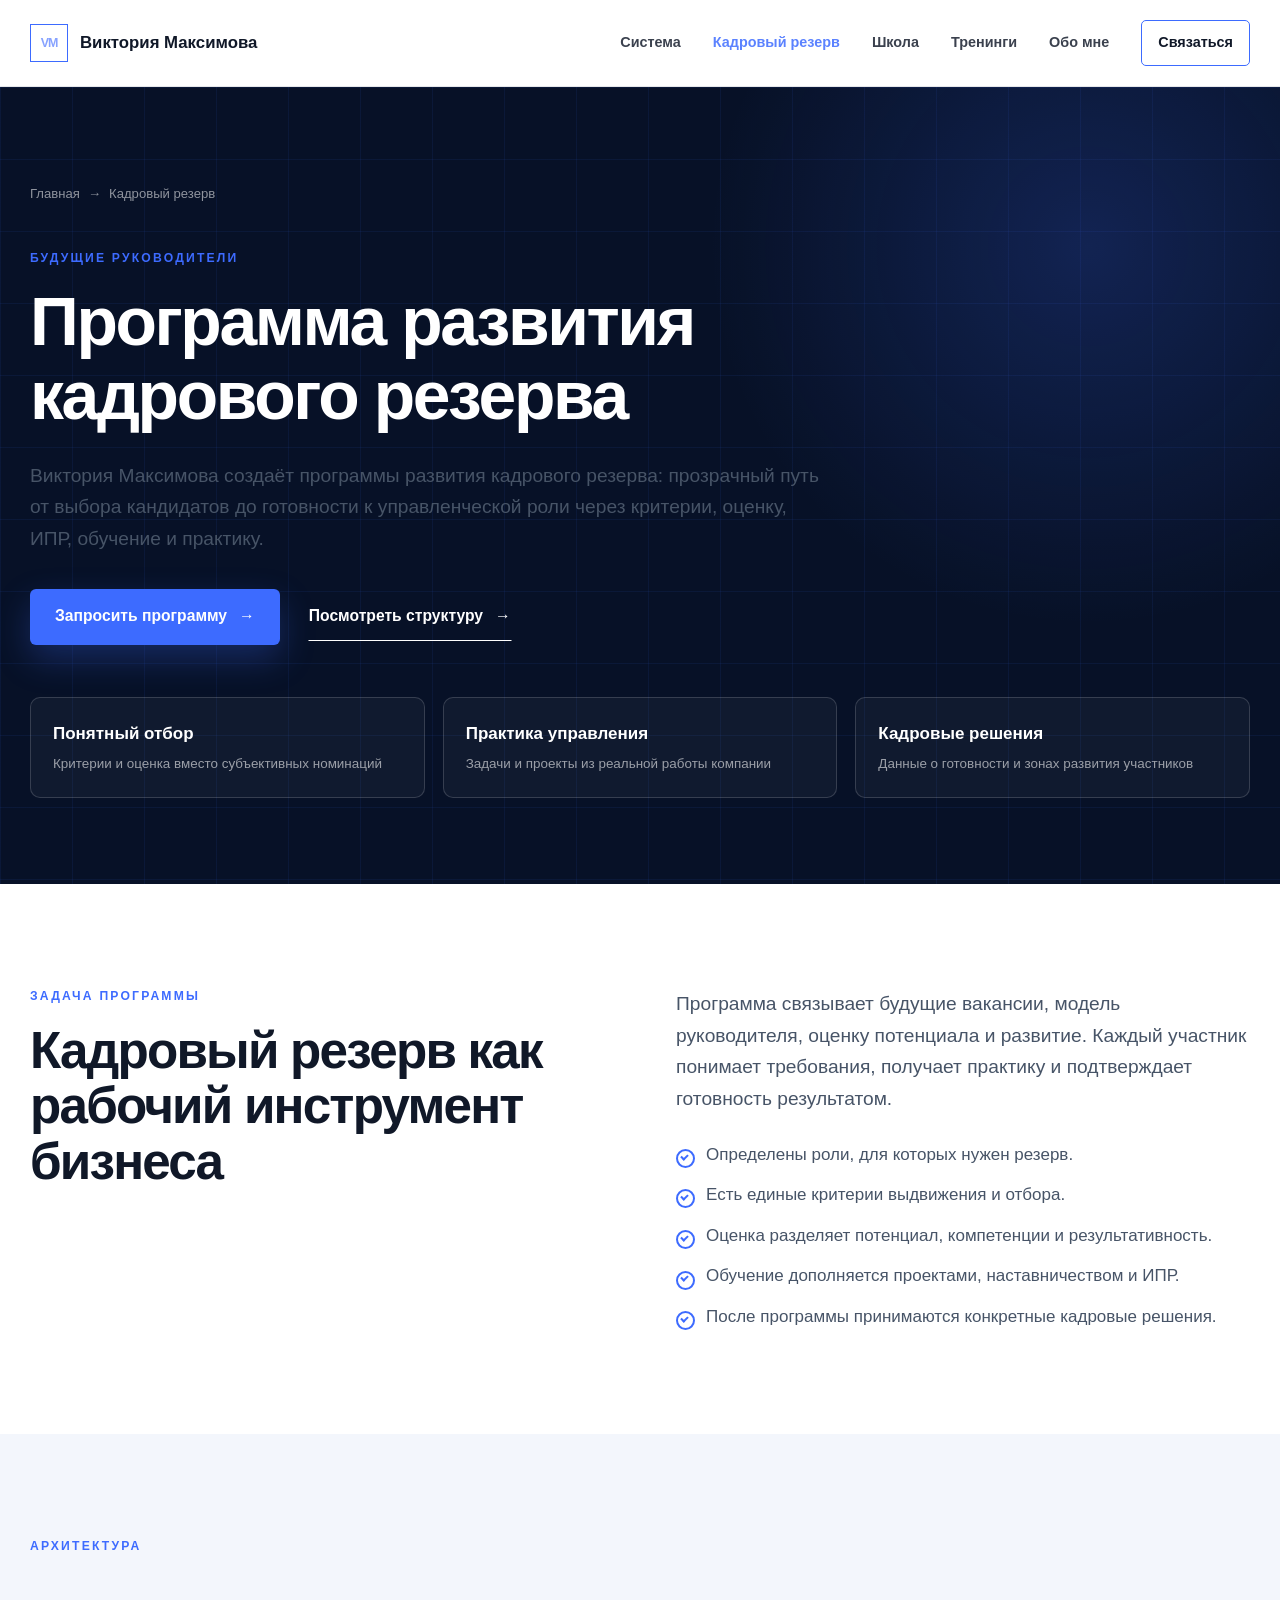
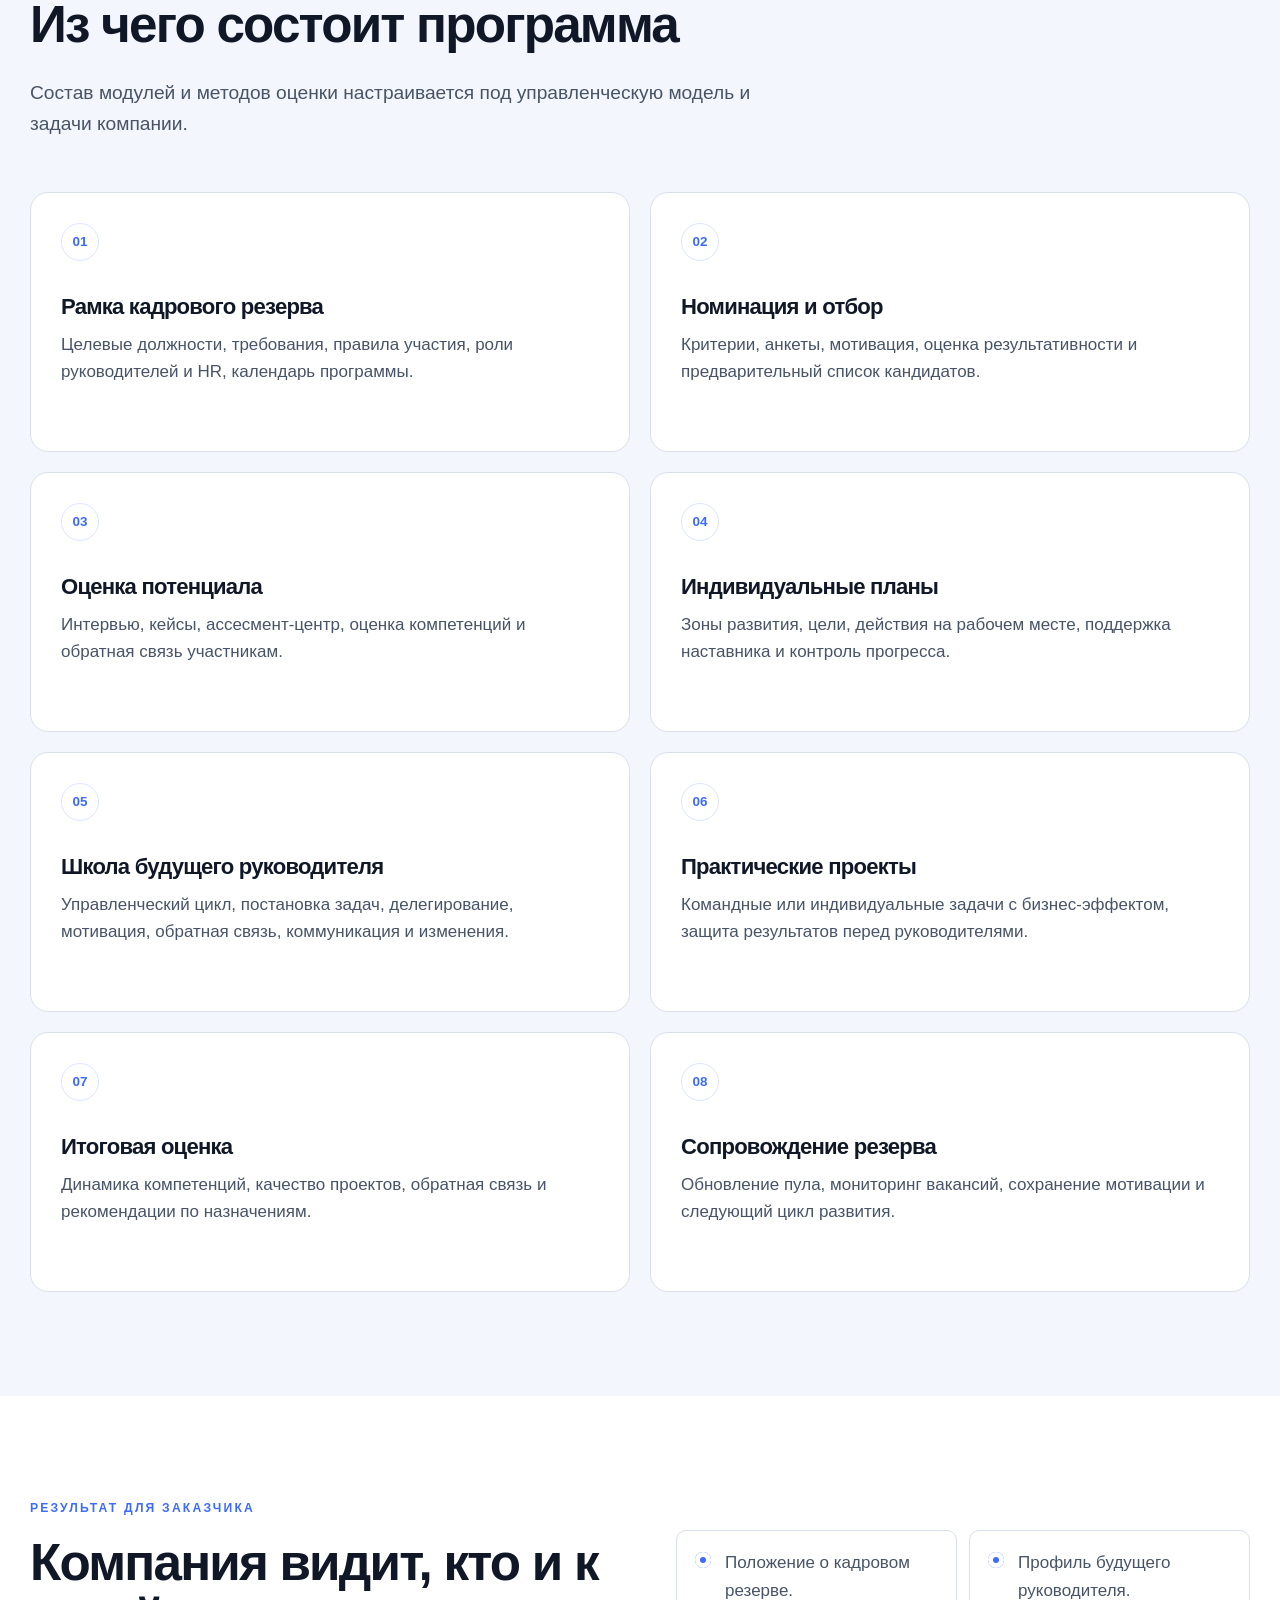
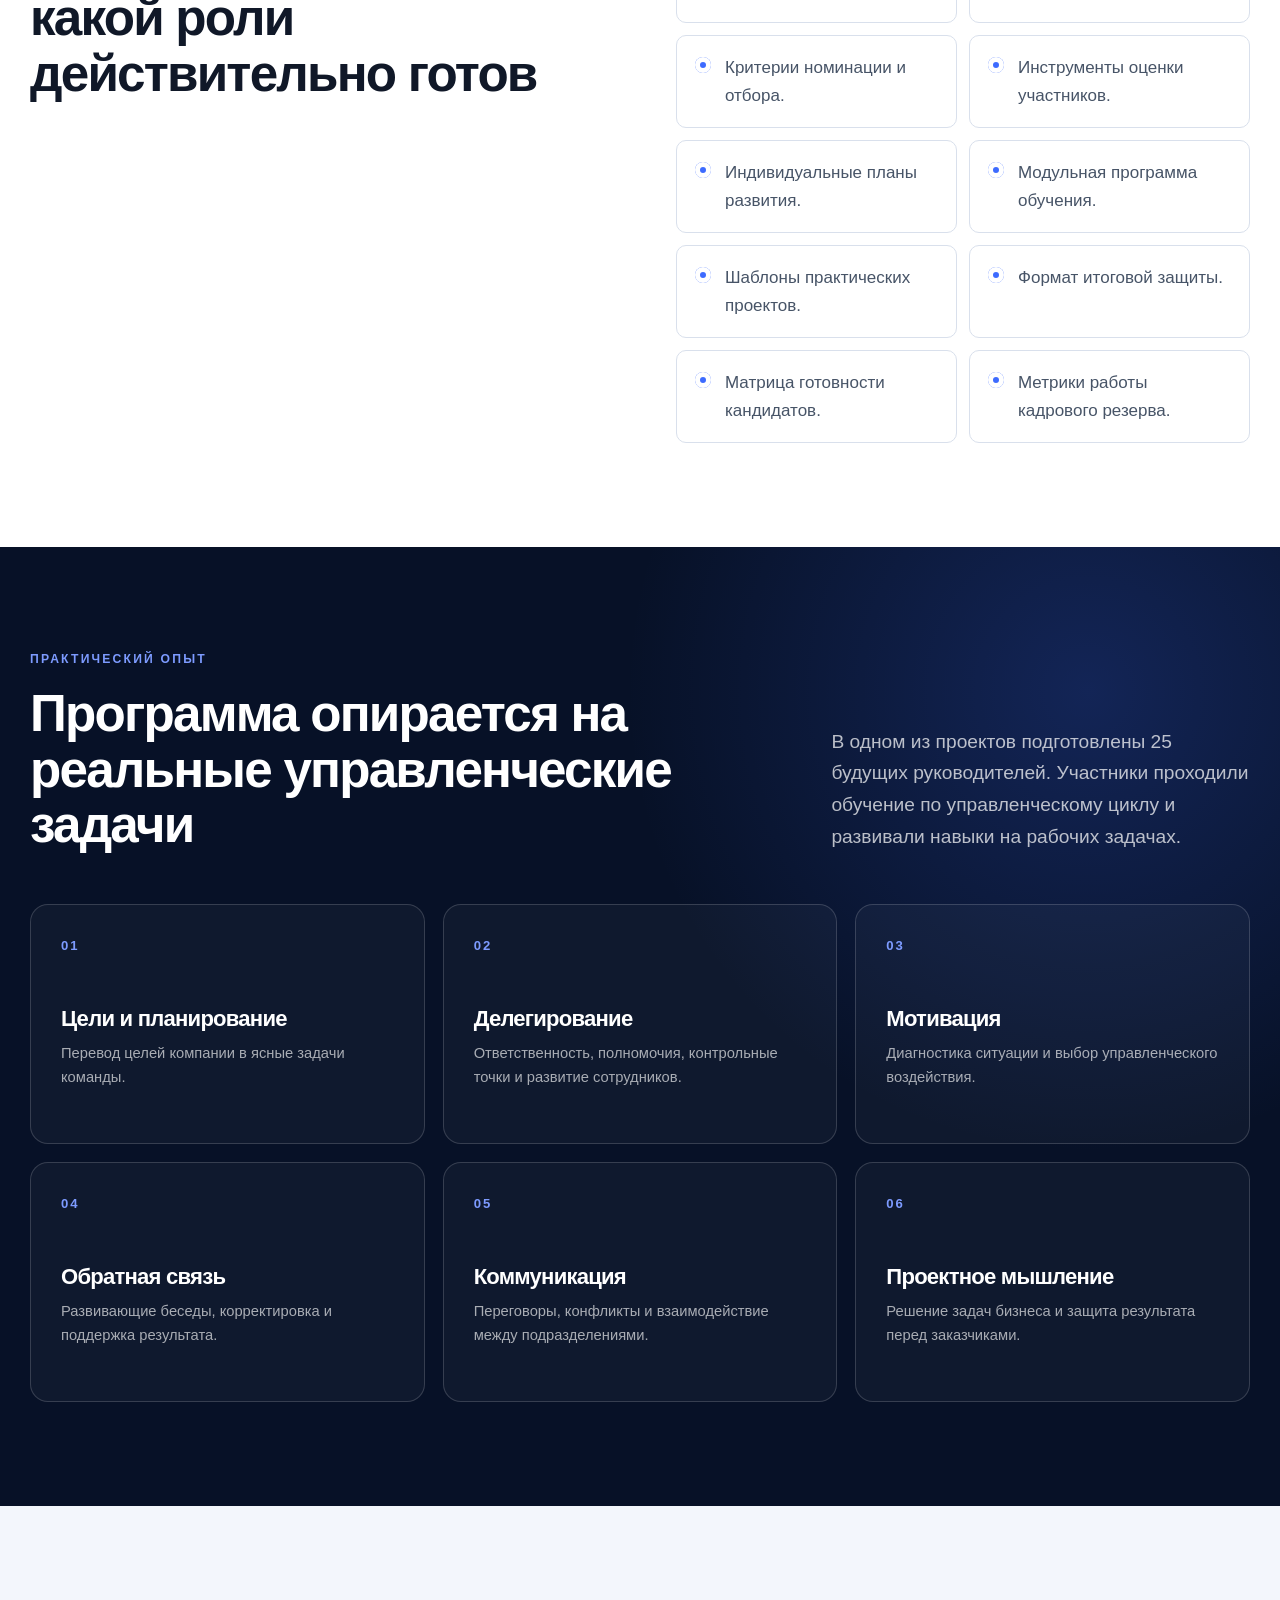
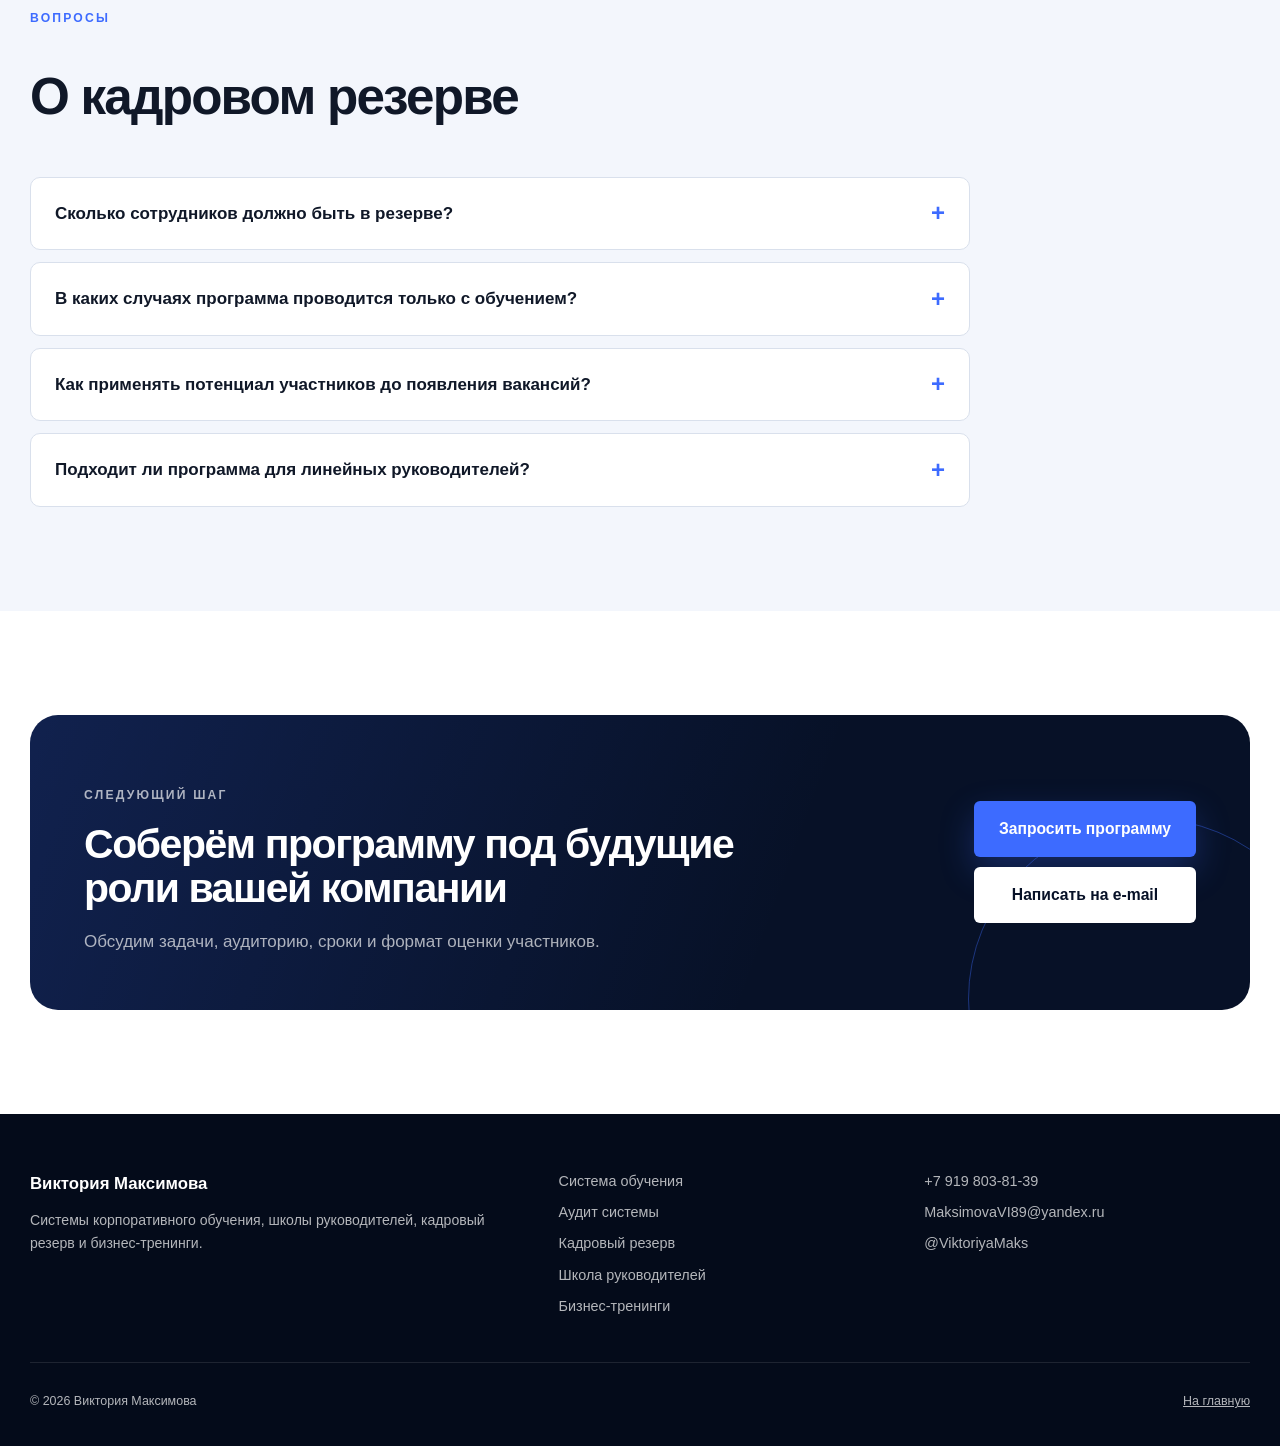
<file: kadrovyj-rezerv.html>
<!DOCTYPE html>
<html lang="ru">
<head>
  <meta charset="utf-8">
  <meta name="viewport" content="width=device-width, initial-scale=1">
  <title>Программа развития кадрового резерва для компаний</title>
  <meta name="description" content="Корпоративная программа кадрового резерва: критерии, оценка потенциала, ИПР, обучение будущих руководителей, практические проекты и метрики.">
  <meta name="author" content="Виктория Максимова">
  <meta name="robots" content="index, follow, max-image-preview:large">
  <meta name="theme-color" content="#071127">
  <meta property="og:type" content="website">
  <meta property="og:locale" content="ru_RU">
  <meta property="og:title" content="Программа развития кадрового резерва для компаний">
  <meta property="og:description" content="Критерии отбора, оценка потенциала, ИПР, обучение будущих руководителей, практические проекты и метрики.">
  <link rel="stylesheet" href="styles.css">
  <script type="application/ld+json">
  {
    "@context": "https://schema.org",
    "@type": "Service",
    "name": "Программа развития кадрового резерва",
    "serviceType": "Оценка и развитие кадрового резерва",
    "provider": {"@type": "Person", "name": "Виктория Максимова", "telephone": "+79198038139"},
    "areaServed": "Россия",
    "description": "Система отбора, оценки и развития будущих руководителей внутри компании."
  }
  </script>
</head>
<body>
  <a class="skip-link" href="#main">Перейти к содержанию</a>
  <header class="site-header light">
    <div class="container nav-wrap">
      <a class="brand" href="index.html" aria-label="Виктория Максимова — главная"><span class="brand-mark" aria-hidden="true">VM</span><span>Виктория Максимова</span></a>
      <button class="menu-toggle" type="button" aria-expanded="false" aria-controls="main-nav" aria-label="Открыть меню"><span></span></button>
      <nav class="main-nav" id="main-nav" aria-label="Основная навигация">
        <a href="sistema-obucheniya.html">Система</a>
        <a href="kadrovyj-rezerv.html" aria-current="page">Кадровый резерв</a>
        <a href="shkola-rukovoditeley.html">Школа</a>
        <a href="biznes-treningi.html">Тренинги</a>
        <a href="index.html#about">Обо мне</a>
        <a class="nav-cta" href="https://t.me/ViktoriyaMaks" target="_blank" rel="noopener">Связаться</a>
      </nav>
    </div>
  </header>

  <main id="main">
    <section class="page-hero">
      <div class="container">
        <nav class="breadcrumbs" aria-label="Хлебные крошки"><a href="index.html">Главная</a><span>→</span><span>Кадровый резерв</span></nav>
        <p class="eyebrow">Будущие руководители</p>
        <h1>Программа развития кадрового резерва</h1>
        <p class="lead">Виктория Максимова создаёт программы развития кадрового резерва: прозрачный путь от выбора кандидатов до готовности к управленческой роли через критерии, оценку, ИПР, обучение и практику.</p>
        <div class="hero-actions">
          <a class="btn btn-primary" href="https://t.me/ViktoriyaMaks" target="_blank" rel="noopener">Запросить программу <span class="arrow" aria-hidden="true">→</span></a>
          <a class="btn btn-link" href="#program">Посмотреть структуру <span class="arrow" aria-hidden="true">→</span></a>
        </div>
        <div class="outcome-band">
          <div class="outcome"><strong>Понятный отбор</strong><span>Критерии и оценка вместо субъективных номинаций</span></div>
          <div class="outcome"><strong>Практика управления</strong><span>Задачи и проекты из реальной работы компании</span></div>
          <div class="outcome"><strong>Кадровые решения</strong><span>Данные о готовности и зонах развития участников</span></div>
        </div>
      </div>
    </section>

    <section class="section">
      <div class="container two-col">
        <div><p class="eyebrow">Задача программы</p><h2>Кадровый резерв как рабочий инструмент бизнеса</h2></div>
        <div>
          <p class="lead">Программа связывает будущие вакансии, модель руководителя, оценку потенциала и развитие. Каждый участник понимает требования, получает практику и подтверждает готовность результатом.</p>
          <ul class="check-list">
            <li>Определены роли, для которых нужен резерв.</li>
            <li>Есть единые критерии выдвижения и отбора.</li>
            <li>Оценка разделяет потенциал, компетенции и результативность.</li>
            <li>Обучение дополняется проектами, наставничеством и ИПР.</li>
            <li>После программы принимаются конкретные кадровые решения.</li>
          </ul>
        </div>
      </div>
    </section>

    <section class="section section-soft" id="program">
      <div class="container">
        <div class="section-head"><p class="eyebrow">Архитектура</p><h2>Из чего состоит программа</h2><p class="lead">Состав модулей и методов оценки настраивается под управленческую модель и задачи компании.</p></div>
        <div class="program-grid">
          <article class="program-card"><span class="card-number">01</span><h3>Рамка кадрового резерва</h3><p>Целевые должности, требования, правила участия, роли руководителей и HR, календарь программы.</p></article>
          <article class="program-card"><span class="card-number">02</span><h3>Номинация и отбор</h3><p>Критерии, анкеты, мотивация, оценка результативности и предварительный список кандидатов.</p></article>
          <article class="program-card"><span class="card-number">03</span><h3>Оценка потенциала</h3><p>Интервью, кейсы, ассесмент-центр, оценка компетенций и обратная связь участникам.</p></article>
          <article class="program-card"><span class="card-number">04</span><h3>Индивидуальные планы</h3><p>Зоны развития, цели, действия на рабочем месте, поддержка наставника и контроль прогресса.</p></article>
          <article class="program-card"><span class="card-number">05</span><h3>Школа будущего руководителя</h3><p>Управленческий цикл, постановка задач, делегирование, мотивация, обратная связь, коммуникация и изменения.</p></article>
          <article class="program-card"><span class="card-number">06</span><h3>Практические проекты</h3><p>Командные или индивидуальные задачи с бизнес-эффектом, защита результатов перед руководителями.</p></article>
          <article class="program-card"><span class="card-number">07</span><h3>Итоговая оценка</h3><p>Динамика компетенций, качество проектов, обратная связь и рекомендации по назначениям.</p></article>
          <article class="program-card"><span class="card-number">08</span><h3>Сопровождение резерва</h3><p>Обновление пула, мониторинг вакансий, сохранение мотивации и следующий цикл развития.</p></article>
        </div>
      </div>
    </section>

    <section class="section">
      <div class="container two-col">
        <div><p class="eyebrow">Результат для заказчика</p><h2>Компания видит, кто и к какой роли действительно готов</h2></div>
        <div>
          <ul class="deliverable-list">
            <li>Положение о кадровом резерве.</li>
            <li>Профиль будущего руководителя.</li>
            <li>Критерии номинации и отбора.</li>
            <li>Инструменты оценки участников.</li>
            <li>Индивидуальные планы развития.</li>
            <li>Модульная программа обучения.</li>
            <li>Шаблоны практических проектов.</li>
            <li>Формат итоговой защиты.</li>
            <li>Матрица готовности кандидатов.</li>
            <li>Метрики работы кадрового резерва.</li>
          </ul>
        </div>
      </div>
    </section>

    <section class="section section-dark">
      <div class="container">
        <div class="section-head row">
          <div><p class="eyebrow">Практический опыт</p><h2>Программа опирается на реальные управленческие задачи</h2></div>
          <p class="lead">В одном из проектов подготовлены 25 будущих руководителей. Участники проходили обучение по управленческому циклу и развивали навыки на рабочих задачах.</p>
        </div>
        <div class="steps">
          <article class="step"><h3>Цели и планирование</h3><p>Перевод целей компании в ясные задачи команды.</p></article>
          <article class="step"><h3>Делегирование</h3><p>Ответственность, полномочия, контрольные точки и развитие сотрудников.</p></article>
          <article class="step"><h3>Мотивация</h3><p>Диагностика ситуации и выбор управленческого воздействия.</p></article>
          <article class="step"><h3>Обратная связь</h3><p>Развивающие беседы, корректировка и поддержка результата.</p></article>
          <article class="step"><h3>Коммуникация</h3><p>Переговоры, конфликты и взаимодействие между подразделениями.</p></article>
          <article class="step"><h3>Проектное мышление</h3><p>Решение задач бизнеса и защита результата перед заказчиками.</p></article>
        </div>
      </div>
    </section>

    <section class="section section-soft">
      <div class="container">
        <div class="section-head"><p class="eyebrow">Вопросы</p><h2>О кадровом резерве</h2></div>
        <div class="faq">
          <details><summary>Сколько сотрудников должно быть в резерве?</summary><p>Количество зависит от критичных ролей, планов роста и ожидаемых вакансий. Сначала определяется потребность бизнеса, затем размер пула.</p></details>
          <details><summary>В каких случаях программа проводится только с обучением?</summary><p>Такой формат подходит, когда участники уже отобраны по понятным критериям. Для кадровых решений рекомендую включить стартовую и итоговую оценку.</p></details>
          <details><summary>Как применять потенциал участников до появления вакансий?</summary><p>В программу закладываются проекты, расширение ответственности, наставничество и промежуточные роли, чтобы участники применяли навыки и сохраняли мотивацию.</p></details>
          <details><summary>Подходит ли программа для линейных руководителей?</summary><p>Да. Содержание адаптируется к целевому уровню: будущие линейные руководители, руководители среднего звена или HiPo-сотрудники.</p></details>
        </div>
      </div>
    </section>

    <section class="section">
      <div class="container">
        <div class="cta-panel">
          <div><p class="eyebrow">Следующий шаг</p><h2>Соберём программу под будущие роли вашей компании</h2><p>Обсудим задачи, аудиторию, сроки и формат оценки участников.</p></div>
          <div class="cta-actions"><a class="btn btn-primary" href="https://t.me/ViktoriyaMaks" target="_blank" rel="noopener">Запросить программу</a><a class="btn btn-light" href="mailto:MaksimovaVI89@yandex.ru">Написать на e-mail</a></div>
        </div>
      </div>
    </section>
  </main>

  <footer class="site-footer">
    <div class="container">
      <div class="footer-grid">
        <div><p class="footer-title">Виктория Максимова</p><p class="footer-copy">Системы корпоративного обучения, школы руководителей, кадровый резерв и бизнес-тренинги.</p></div>
        <nav class="footer-links" aria-label="Услуги"><a href="sistema-obucheniya.html">Система обучения</a><a href="audit-sistemy-obucheniya.html">Аудит системы</a><a href="kadrovyj-rezerv.html">Кадровый резерв</a><a href="shkola-rukovoditeley.html">Школа руководителей</a><a href="biznes-treningi.html">Бизнес-тренинги</a></nav>
        <div class="footer-links"><a href="tel:+79198038139">+7&nbsp;919&nbsp;803&#8209;81&#8209;39</a><a href="mailto:MaksimovaVI89@yandex.ru">MaksimovaVI89@yandex.ru</a><a href="https://t.me/ViktoriyaMaks" target="_blank" rel="noopener">@ViktoriyaMaks</a></div>
      </div>
      <div class="footer-bottom"><span>© <span data-year>2026</span> Виктория Максимова</span><a href="index.html">На главную</a></div>
    </div>
  </footer>
  <script src="script.js"></script>
</body>
</html>
</file>
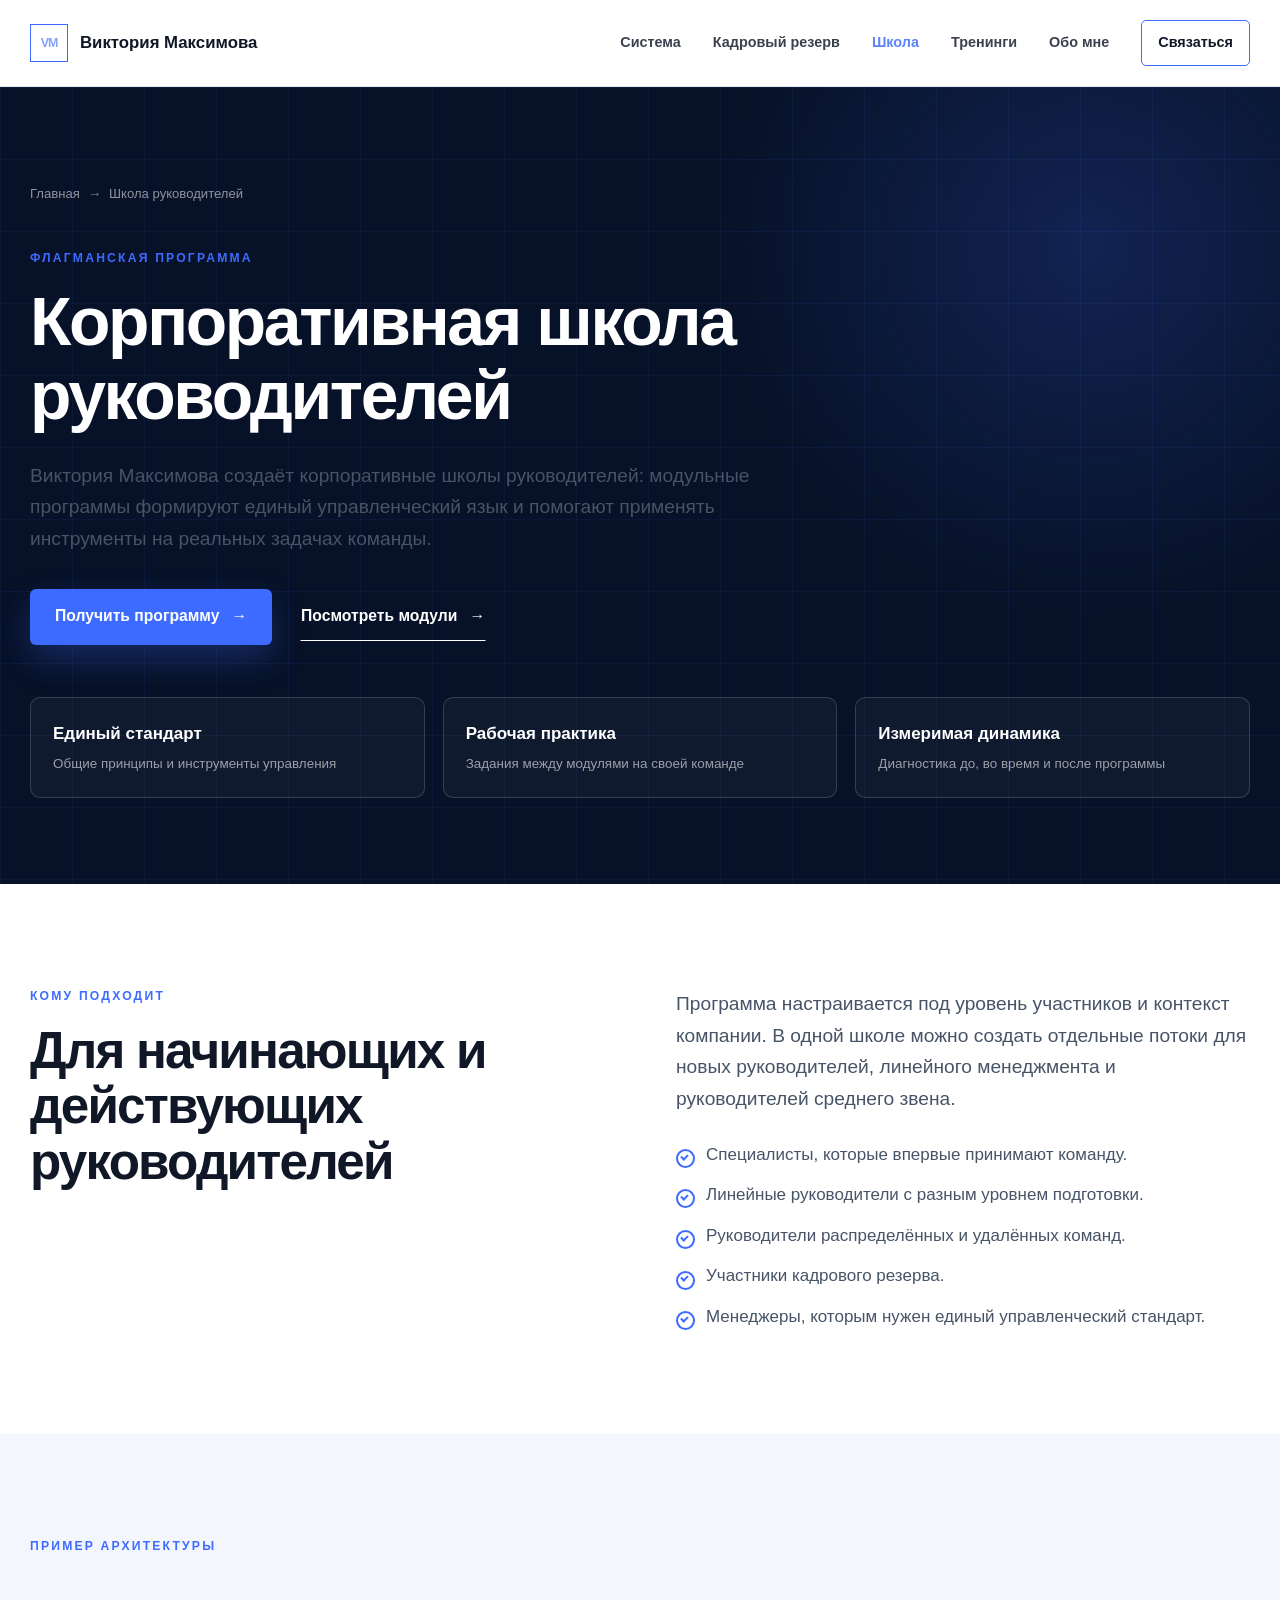
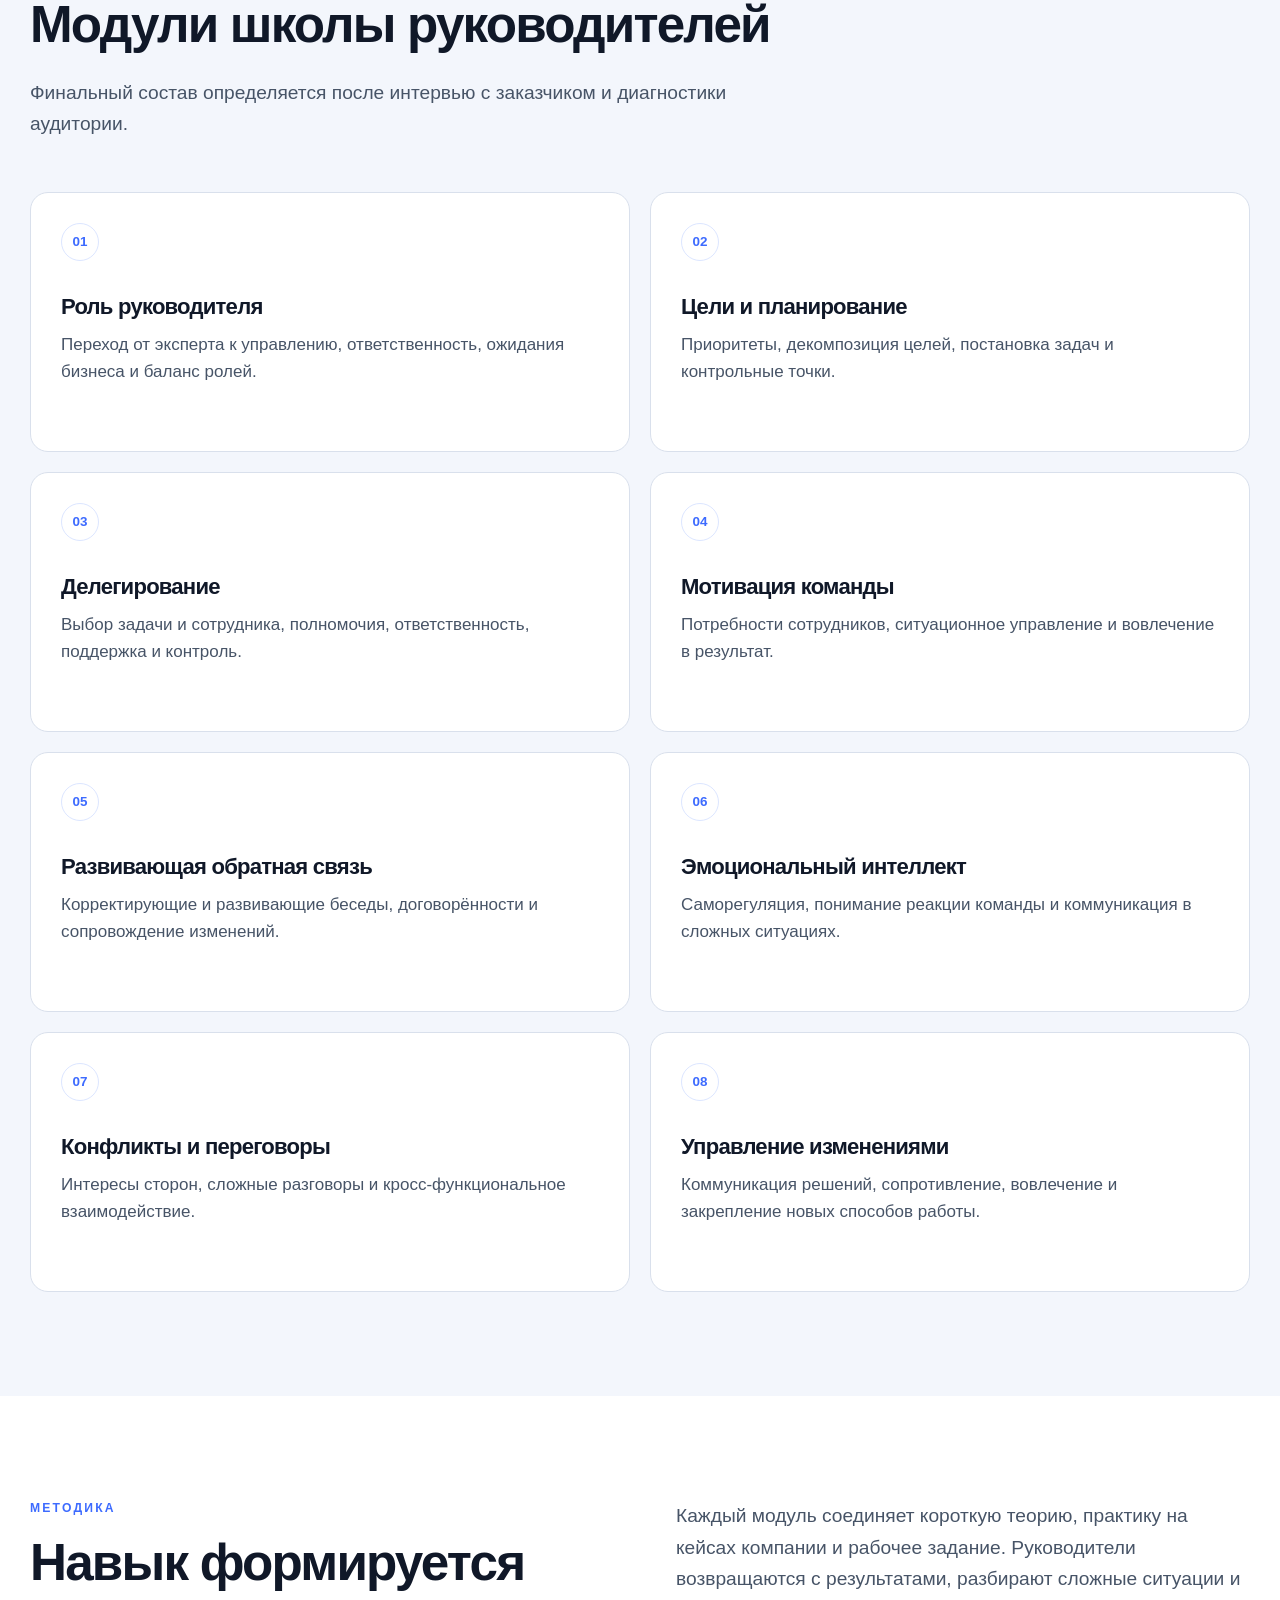
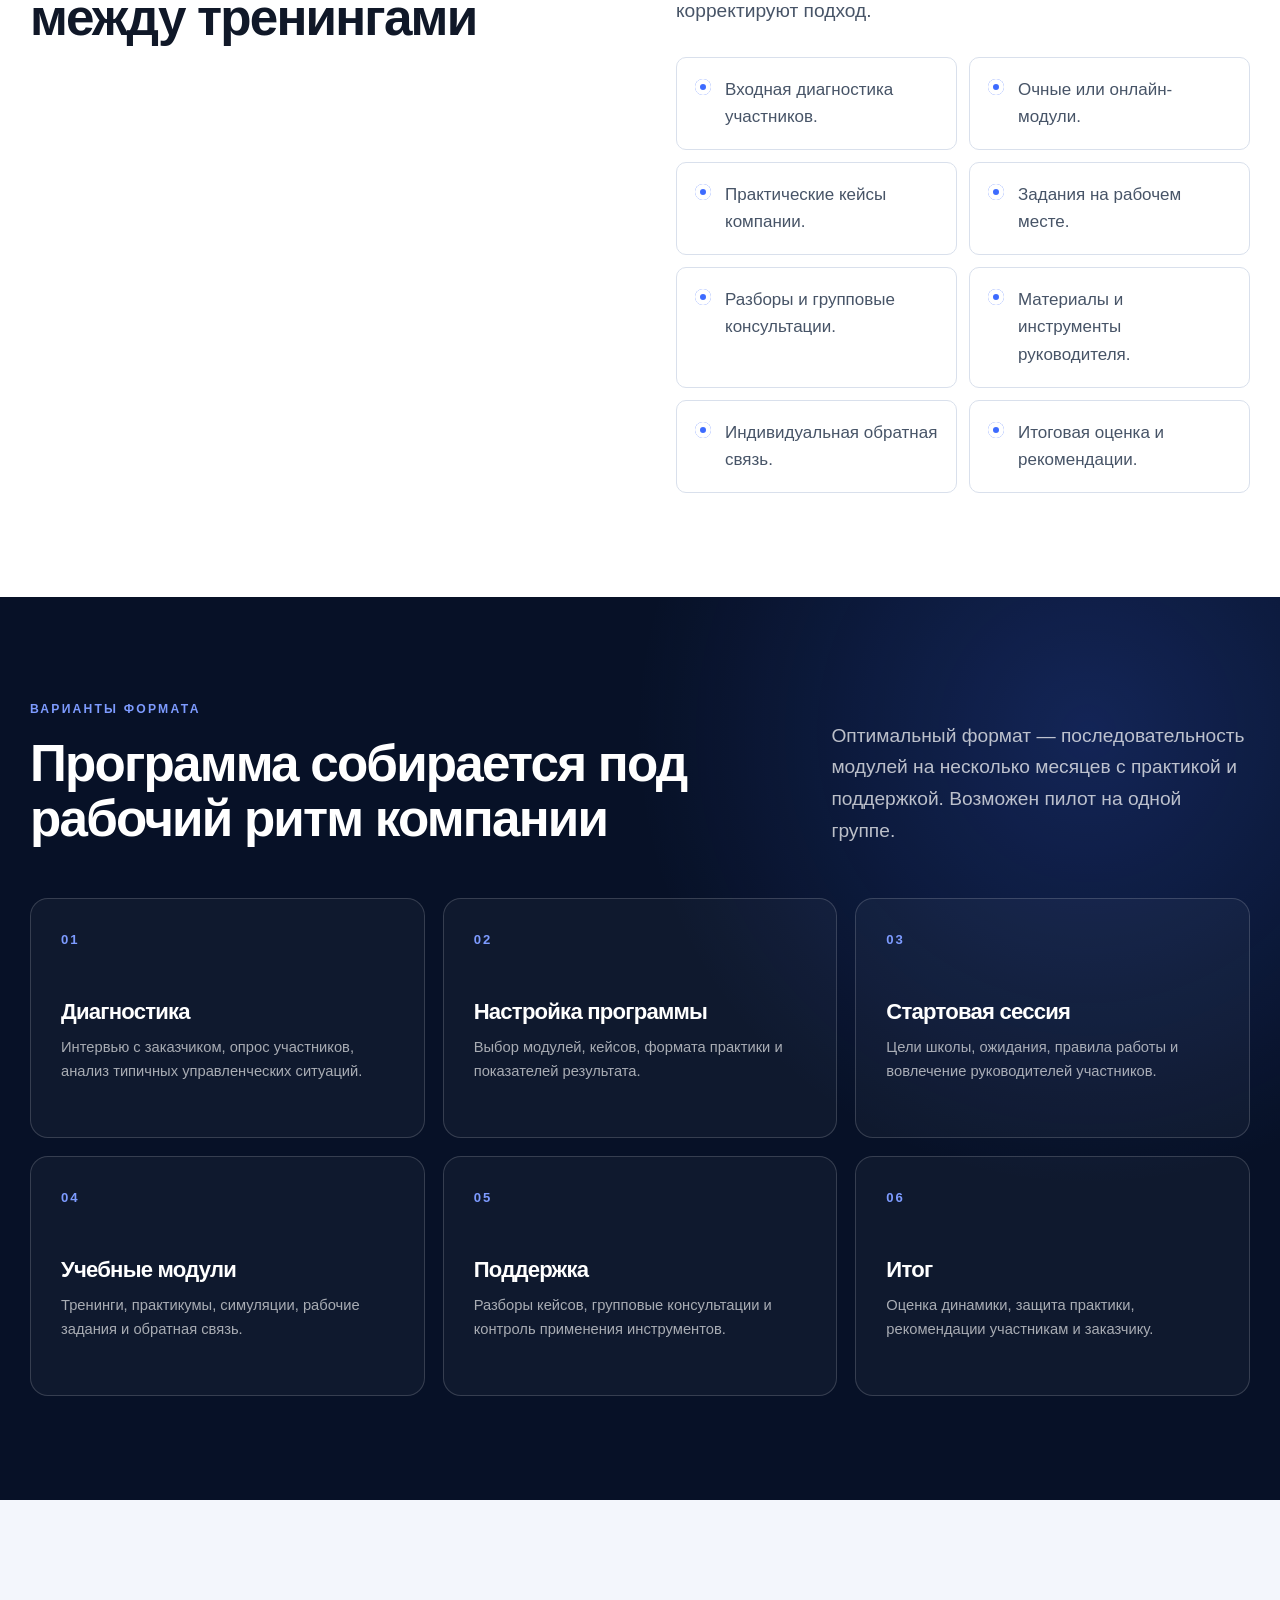
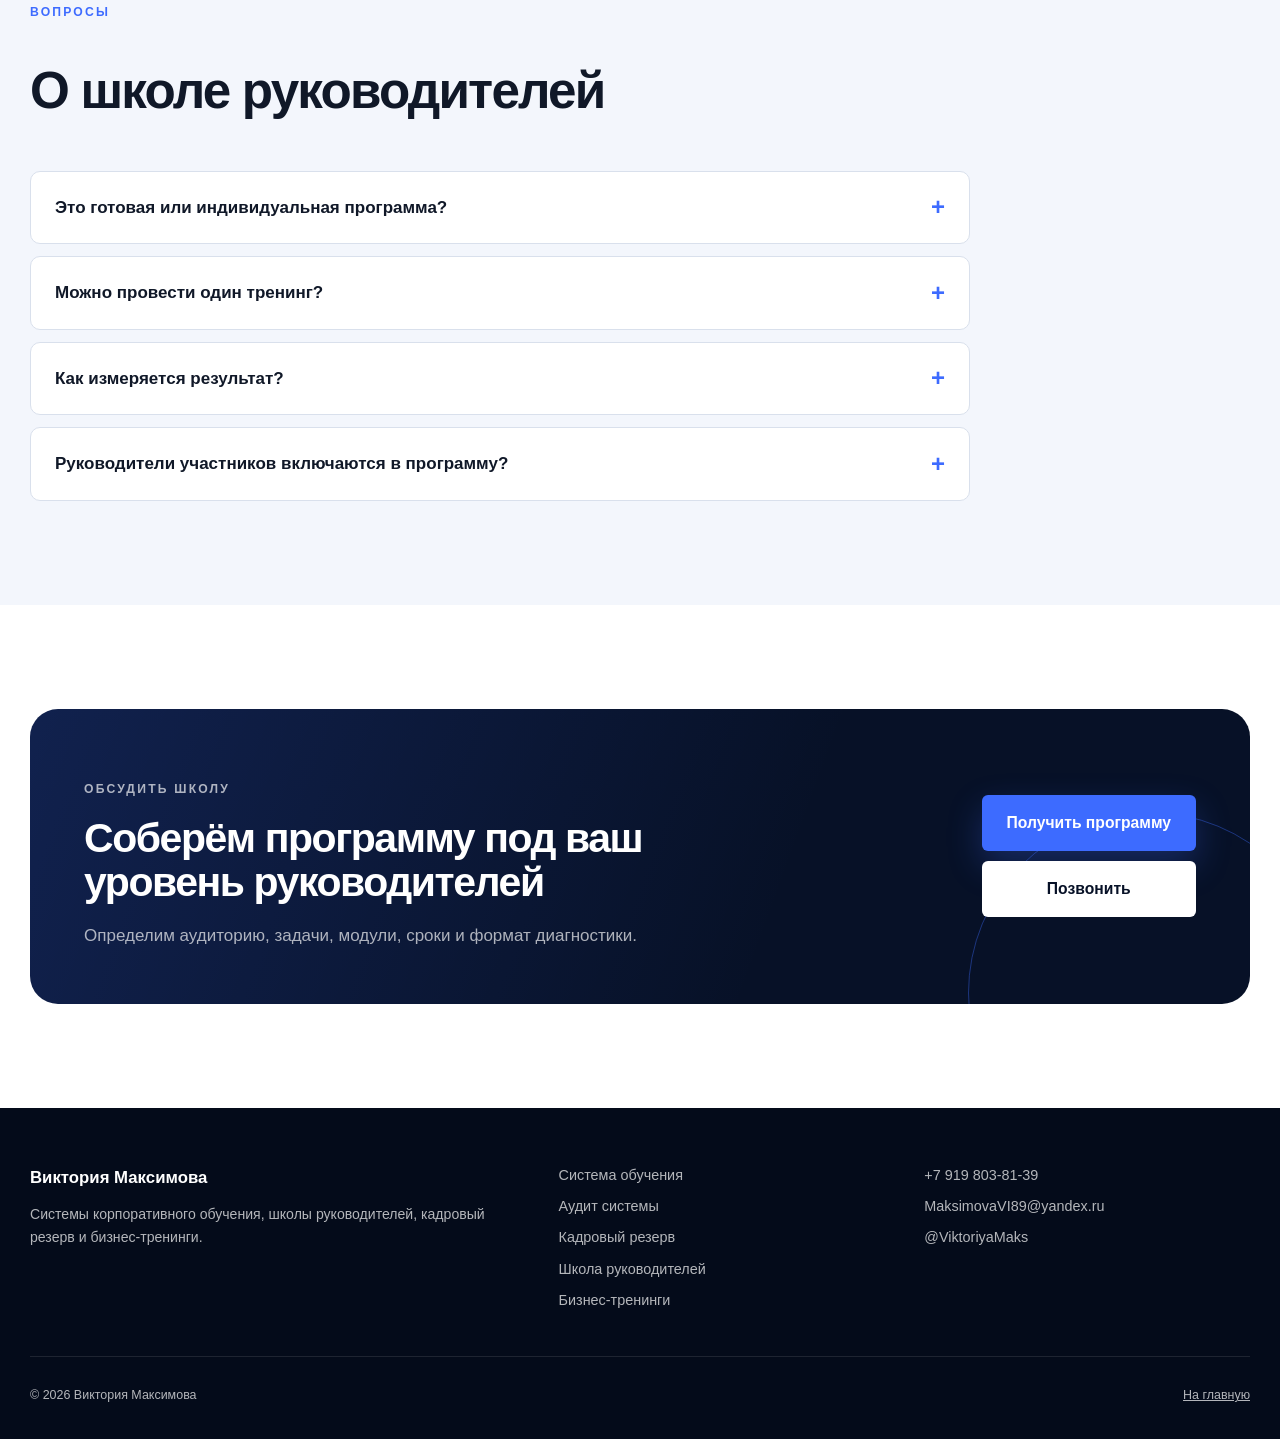
<file: shkola-rukovoditeley.html>
<!DOCTYPE html>
<html lang="ru">
<head>
  <meta charset="utf-8">
  <meta name="viewport" content="width=device-width, initial-scale=1">
  <title>Корпоративная школа руководителей — программа под ключ</title>
  <meta name="description" content="Корпоративная школа руководителей: диагностика, управленческий цикл, постановка задач, делегирование, мотивация, обратная связь и практика.">
  <meta name="author" content="Виктория Максимова">
  <meta name="robots" content="index, follow, max-image-preview:large">
  <meta name="theme-color" content="#071127">
  <meta property="og:type" content="website">
  <meta property="og:locale" content="ru_RU">
  <meta property="og:title" content="Корпоративная школа руководителей — программа под ключ">
  <meta property="og:description" content="Диагностика, управленческий цикл, постановка задач, делегирование, мотивация, обратная связь и практика на задачах компании.">
  <link rel="stylesheet" href="styles.css">
  <script type="application/ld+json">
  {
    "@context": "https://schema.org",
    "@type": "Service",
    "name": "Корпоративная школа руководителей",
    "serviceType": "Программа развития руководителей",
    "provider": {"@type": "Person", "name": "Виктория Максимова", "telephone": "+79198038139"},
    "areaServed": "Россия",
    "description": "Модульная корпоративная программа развития управленческих компетенций на задачах компании."
  }
  </script>
</head>
<body>
  <a class="skip-link" href="#main">Перейти к содержанию</a>
  <header class="site-header light">
    <div class="container nav-wrap">
      <a class="brand" href="index.html" aria-label="Виктория Максимова — главная"><span class="brand-mark" aria-hidden="true">VM</span><span>Виктория Максимова</span></a>
      <button class="menu-toggle" type="button" aria-expanded="false" aria-controls="main-nav" aria-label="Открыть меню"><span></span></button>
      <nav class="main-nav" id="main-nav" aria-label="Основная навигация">
        <a href="sistema-obucheniya.html">Система</a>
        <a href="kadrovyj-rezerv.html">Кадровый резерв</a>
        <a href="shkola-rukovoditeley.html" aria-current="page">Школа</a>
        <a href="biznes-treningi.html">Тренинги</a>
        <a href="index.html#about">Обо мне</a>
        <a class="nav-cta" href="https://t.me/ViktoriyaMaks" target="_blank" rel="noopener">Связаться</a>
      </nav>
    </div>
  </header>

  <main id="main">
    <section class="page-hero">
      <div class="container">
        <nav class="breadcrumbs" aria-label="Хлебные крошки"><a href="index.html">Главная</a><span>→</span><span>Школа руководителей</span></nav>
        <p class="eyebrow">Флагманская программа</p>
        <h1>Корпоративная школа руководителей</h1>
        <p class="lead">Виктория Максимова создаёт корпоративные школы руководителей: модульные программы формируют единый управленческий язык и помогают применять инструменты на реальных задачах команды.</p>
        <div class="hero-actions">
          <a class="btn btn-primary" href="https://t.me/ViktoriyaMaks" target="_blank" rel="noopener">Получить программу <span class="arrow" aria-hidden="true">→</span></a>
          <a class="btn btn-link" href="#modules">Посмотреть модули <span class="arrow" aria-hidden="true">→</span></a>
        </div>
        <div class="outcome-band">
          <div class="outcome"><strong>Единый стандарт</strong><span>Общие принципы и инструменты управления</span></div>
          <div class="outcome"><strong>Рабочая практика</strong><span>Задания между модулями на своей команде</span></div>
          <div class="outcome"><strong>Измеримая динамика</strong><span>Диагностика до, во время и после программы</span></div>
        </div>
      </div>
    </section>

    <section class="section">
      <div class="container two-col">
        <div><p class="eyebrow">Кому подходит</p><h2>Для начинающих и действующих руководителей</h2></div>
        <div>
          <p class="lead">Программа настраивается под уровень участников и контекст компании. В одной школе можно создать отдельные потоки для новых руководителей, линейного менеджмента и руководителей среднего звена.</p>
          <ul class="check-list">
            <li>Специалисты, которые впервые принимают команду.</li>
            <li>Линейные руководители с разным уровнем подготовки.</li>
            <li>Руководители распределённых и удалённых команд.</li>
            <li>Участники кадрового резерва.</li>
            <li>Менеджеры, которым нужен единый управленческий стандарт.</li>
          </ul>
        </div>
      </div>
    </section>

    <section class="section section-soft" id="modules">
      <div class="container">
        <div class="section-head"><p class="eyebrow">Пример архитектуры</p><h2>Модули школы руководителей</h2><p class="lead">Финальный состав определяется после интервью с заказчиком и диагностики аудитории.</p></div>
        <div class="program-grid">
          <article class="program-card"><span class="card-number">01</span><h3>Роль руководителя</h3><p>Переход от эксперта к управлению, ответственность, ожидания бизнеса и баланс ролей.</p></article>
          <article class="program-card"><span class="card-number">02</span><h3>Цели и планирование</h3><p>Приоритеты, декомпозиция целей, постановка задач и контрольные точки.</p></article>
          <article class="program-card"><span class="card-number">03</span><h3>Делегирование</h3><p>Выбор задачи и сотрудника, полномочия, ответственность, поддержка и контроль.</p></article>
          <article class="program-card"><span class="card-number">04</span><h3>Мотивация команды</h3><p>Потребности сотрудников, ситуационное управление и вовлечение в результат.</p></article>
          <article class="program-card"><span class="card-number">05</span><h3>Развивающая обратная связь</h3><p>Корректирующие и развивающие беседы, договорённости и сопровождение изменений.</p></article>
          <article class="program-card"><span class="card-number">06</span><h3>Эмоциональный интеллект</h3><p>Саморегуляция, понимание реакции команды и коммуникация в сложных ситуациях.</p></article>
          <article class="program-card"><span class="card-number">07</span><h3>Конфликты и переговоры</h3><p>Интересы сторон, сложные разговоры и кросс-функциональное взаимодействие.</p></article>
          <article class="program-card"><span class="card-number">08</span><h3>Управление изменениями</h3><p>Коммуникация решений, сопротивление, вовлечение и закрепление новых способов работы.</p></article>
        </div>
      </div>
    </section>

    <section class="section">
      <div class="container two-col">
        <div><p class="eyebrow">Методика</p><h2>Навык формируется между тренингами</h2></div>
        <div>
          <p class="lead">Каждый модуль соединяет короткую теорию, практику на кейсах компании и рабочее задание. Руководители возвращаются с результатами, разбирают сложные ситуации и корректируют подход.</p>
          <ul class="deliverable-list">
            <li>Входная диагностика участников.</li>
            <li>Очные или онлайн-модули.</li>
            <li>Практические кейсы компании.</li>
            <li>Задания на рабочем месте.</li>
            <li>Разборы и групповые консультации.</li>
            <li>Материалы и инструменты руководителя.</li>
            <li>Индивидуальная обратная связь.</li>
            <li>Итоговая оценка и рекомендации.</li>
          </ul>
        </div>
      </div>
    </section>

    <section class="section section-dark">
      <div class="container">
        <div class="section-head row">
          <div><p class="eyebrow">Варианты формата</p><h2>Программа собирается под рабочий ритм компании</h2></div>
          <p class="lead">Оптимальный формат — последовательность модулей на несколько месяцев с практикой и поддержкой. Возможен пилот на одной группе.</p>
        </div>
        <div class="steps">
          <article class="step"><h3>Диагностика</h3><p>Интервью с заказчиком, опрос участников, анализ типичных управленческих ситуаций.</p></article>
          <article class="step"><h3>Настройка программы</h3><p>Выбор модулей, кейсов, формата практики и показателей результата.</p></article>
          <article class="step"><h3>Стартовая сессия</h3><p>Цели школы, ожидания, правила работы и вовлечение руководителей участников.</p></article>
          <article class="step"><h3>Учебные модули</h3><p>Тренинги, практикумы, симуляции, рабочие задания и обратная связь.</p></article>
          <article class="step"><h3>Поддержка</h3><p>Разборы кейсов, групповые консультации и контроль применения инструментов.</p></article>
          <article class="step"><h3>Итог</h3><p>Оценка динамики, защита практики, рекомендации участникам и заказчику.</p></article>
        </div>
      </div>
    </section>

    <section class="section section-soft">
      <div class="container">
        <div class="section-head"><p class="eyebrow">Вопросы</p><h2>О школе руководителей</h2></div>
        <div class="faq">
          <details><summary>Это готовая или индивидуальная программа?</summary><p>Есть проверенная модульная основа, но цели, кейсы, язык и практика адаптируются под компанию и уровень руководителей.</p></details>
          <details><summary>Можно провести один тренинг?</summary><p>Да, если задача локальная. Для устойчивого изменения управленческого поведения эффективнее программа из нескольких модулей с практикой между ними.</p></details>
          <details><summary>Как измеряется результат?</summary><p>Используются входная и итоговая диагностика, обратная связь, качество рабочих заданий, применение инструментов и показатели, согласованные с заказчиком.</p></details>
          <details><summary>Руководители участников включаются в программу?</summary><p>Желательно. Они помогают поставить цели развития, дают участникам рабочие задачи и поддерживают применение новых инструментов.</p></details>
        </div>
      </div>
    </section>

    <section class="section">
      <div class="container">
        <div class="cta-panel">
          <div><p class="eyebrow">Обсудить школу</p><h2>Соберём программу под ваш уровень руководителей</h2><p>Определим аудиторию, задачи, модули, сроки и формат диагностики.</p></div>
          <div class="cta-actions"><a class="btn btn-primary" href="https://t.me/ViktoriyaMaks" target="_blank" rel="noopener">Получить программу</a><a class="btn btn-light" href="tel:+79198038139">Позвонить</a></div>
        </div>
      </div>
    </section>
  </main>

  <footer class="site-footer">
    <div class="container">
      <div class="footer-grid">
        <div><p class="footer-title">Виктория Максимова</p><p class="footer-copy">Системы корпоративного обучения, школы руководителей, кадровый резерв и бизнес-тренинги.</p></div>
        <nav class="footer-links" aria-label="Услуги"><a href="sistema-obucheniya.html">Система обучения</a><a href="audit-sistemy-obucheniya.html">Аудит системы</a><a href="kadrovyj-rezerv.html">Кадровый резерв</a><a href="shkola-rukovoditeley.html">Школа руководителей</a><a href="biznes-treningi.html">Бизнес-тренинги</a></nav>
        <div class="footer-links"><a href="tel:+79198038139">+7&nbsp;919&nbsp;803&#8209;81&#8209;39</a><a href="mailto:MaksimovaVI89@yandex.ru">MaksimovaVI89@yandex.ru</a><a href="https://t.me/ViktoriyaMaks" target="_blank" rel="noopener">@ViktoriyaMaks</a></div>
      </div>
      <div class="footer-bottom"><span>© <span data-year>2026</span> Виктория Максимова</span><a href="index.html">На главную</a></div>
    </div>
  </footer>
  <script src="script.js"></script>
</body>
</html>
</file>
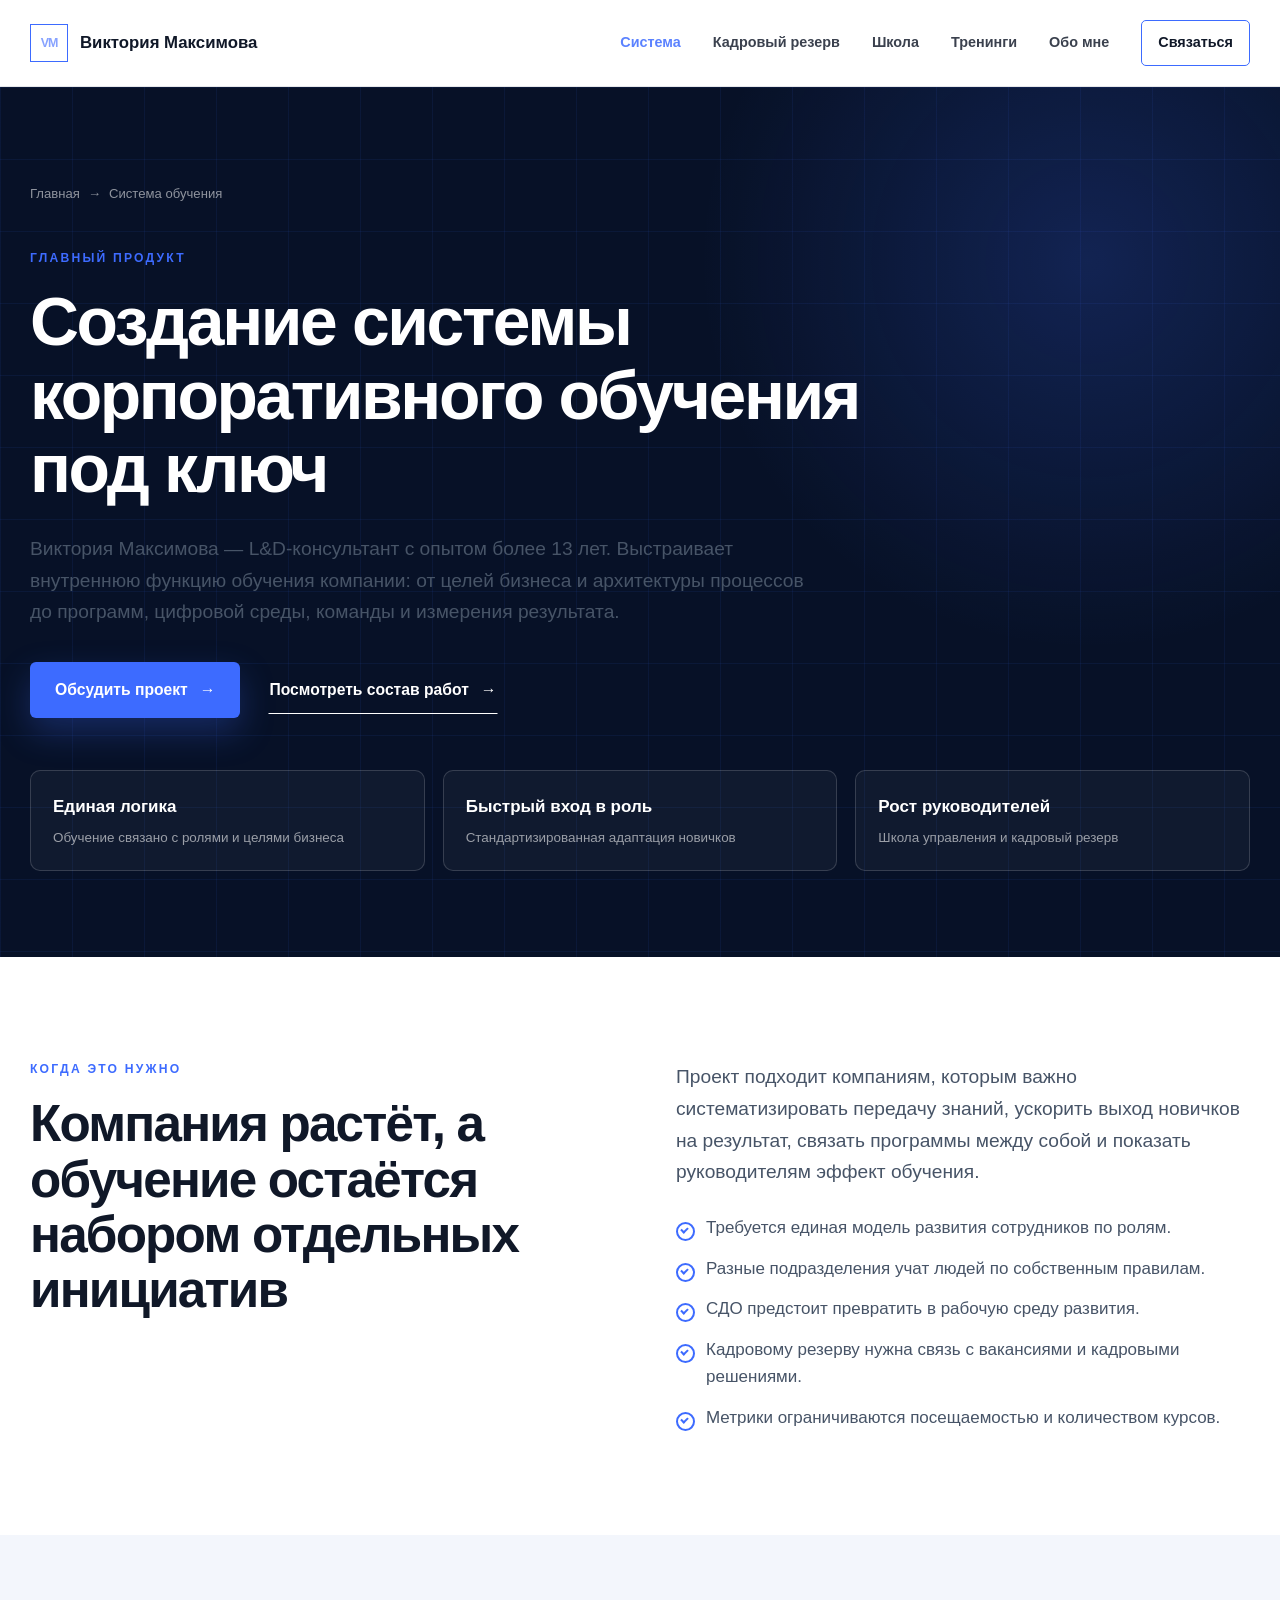
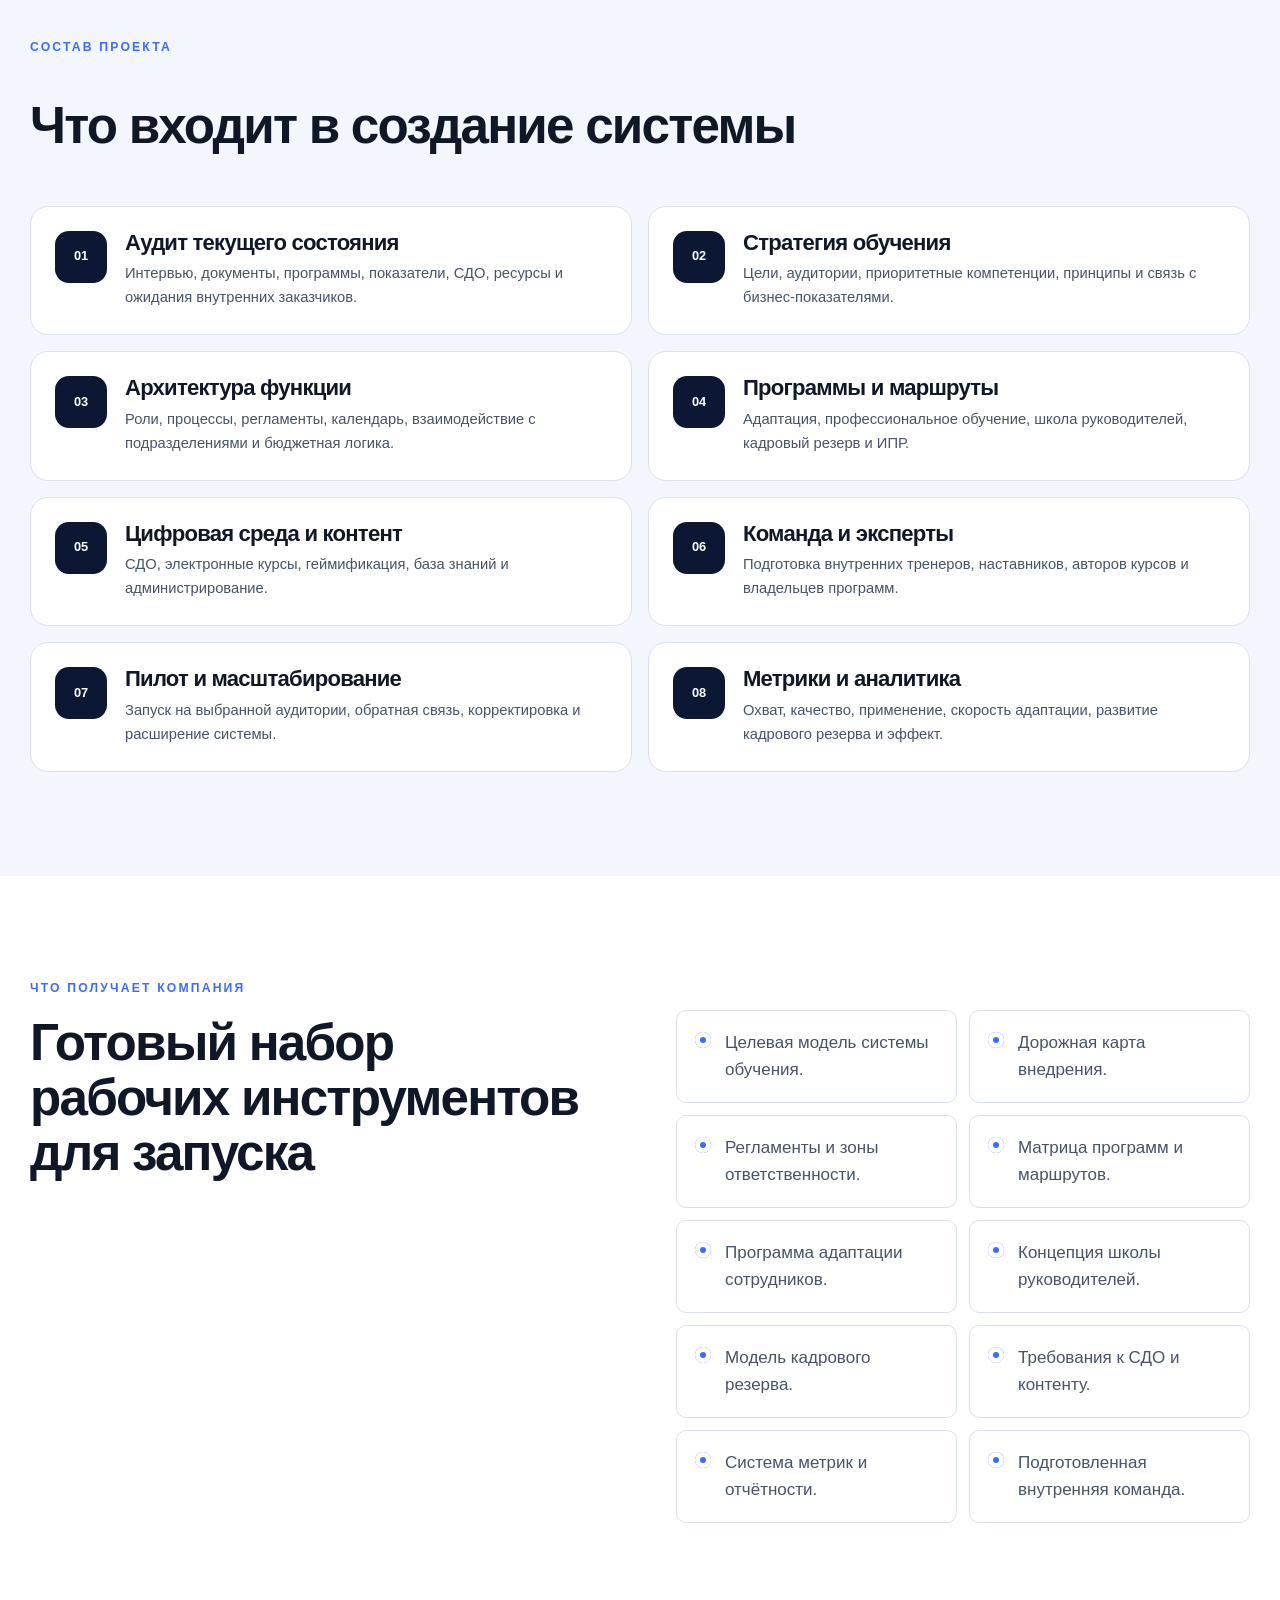
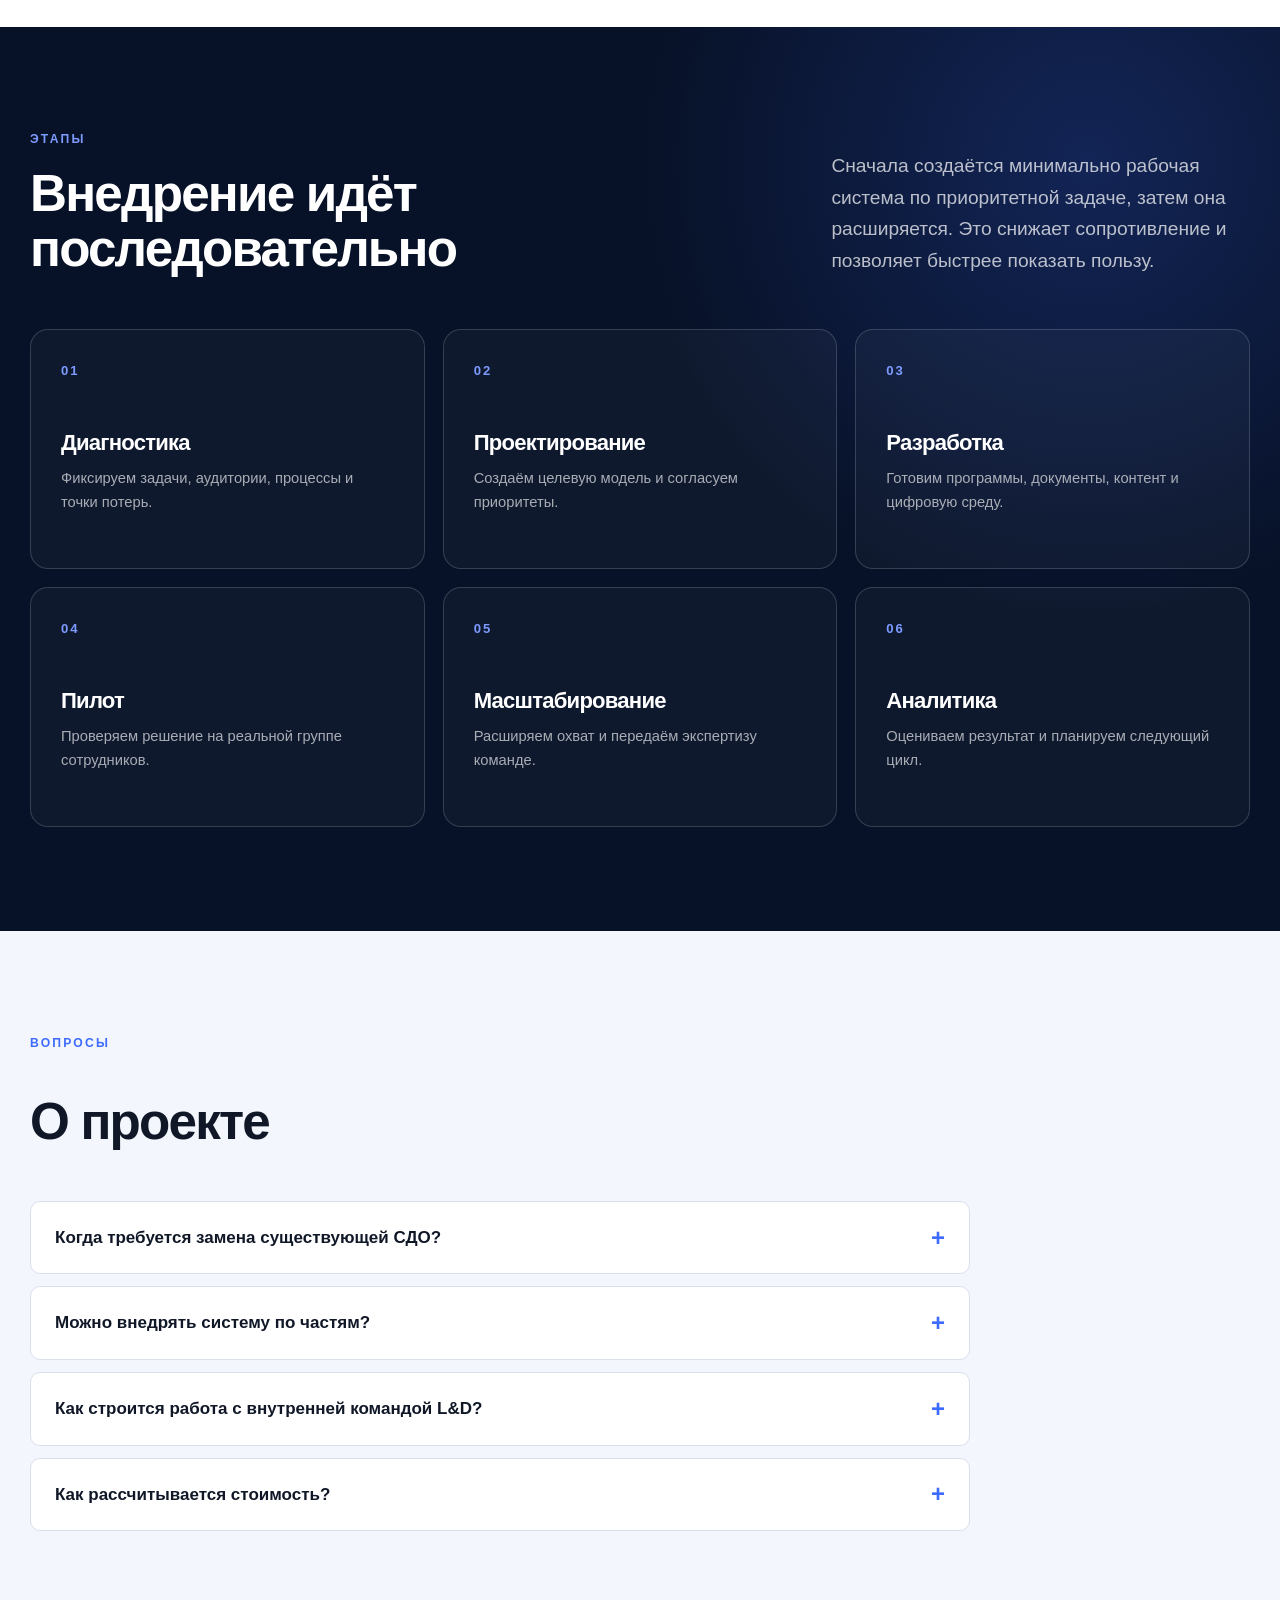
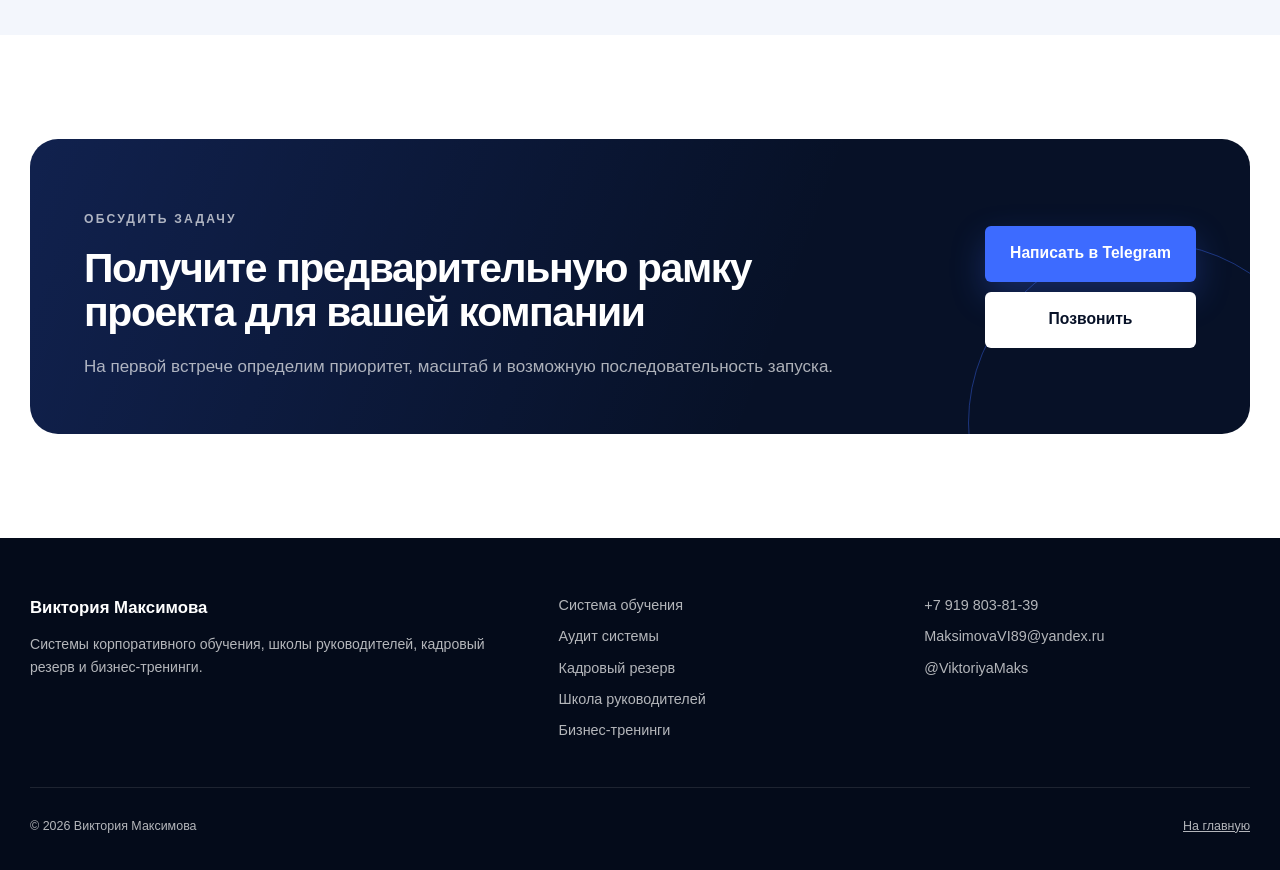
<file: sistema-obucheniya.html>
<!DOCTYPE html>
<html lang="ru">
<head>
  <meta charset="utf-8">
  <meta name="viewport" content="width=device-width, initial-scale=1">
  <title>Создание системы корпоративного обучения под ключ</title>
  <meta name="description" content="Построение внутренней системы обучения сотрудников компании: аудит, стратегия, архитектура, программы, СДО, внутренние тренеры и метрики.">
  <meta name="author" content="Виктория Максимова">
  <meta name="robots" content="index, follow, max-image-preview:large">
  <meta name="theme-color" content="#071127">
  <meta property="og:type" content="website">
  <meta property="og:locale" content="ru_RU">
  <meta property="og:title" content="Создание системы корпоративного обучения под ключ">
  <meta property="og:description" content="Аудит, стратегия, архитектура, адаптация, школа руководителей, кадровый резерв, СДО и метрики для внутренней системы обучения компании.">
  <link rel="stylesheet" href="styles.css">
  <script type="application/ld+json">
  {
    "@context": "https://schema.org",
    "@type": "Service",
    "name": "Создание системы корпоративного обучения под ключ",
    "serviceType": "L&D-консалтинг",
    "provider": {
      "@type": "Person",
      "name": "Виктория Максимова",
      "telephone": "+79198038139",
      "email": "MaksimovaVI89@yandex.ru"
    },
    "areaServed": "Россия",
    "description": "Аудит, стратегия, архитектура, программы адаптации и развития, СДО, внутренние тренеры и аналитика эффективности."
  }
  </script>
</head>
<body>
  <a class="skip-link" href="#main">Перейти к содержанию</a>
  <header class="site-header light">
    <div class="container nav-wrap">
      <a class="brand" href="index.html" aria-label="Виктория Максимова — главная">
        <span class="brand-mark" aria-hidden="true">VM</span><span>Виктория Максимова</span>
      </a>
      <button class="menu-toggle" type="button" aria-expanded="false" aria-controls="main-nav" aria-label="Открыть меню"><span></span></button>
      <nav class="main-nav" id="main-nav" aria-label="Основная навигация">
        <a href="sistema-obucheniya.html" aria-current="page">Система</a>
        <a href="kadrovyj-rezerv.html">Кадровый резерв</a>
        <a href="shkola-rukovoditeley.html">Школа</a>
        <a href="biznes-treningi.html">Тренинги</a>
        <a href="index.html#about">Обо мне</a>
        <a class="nav-cta" href="https://t.me/ViktoriyaMaks" target="_blank" rel="noopener">Связаться</a>
      </nav>
    </div>
  </header>

  <main id="main">
    <section class="page-hero">
      <div class="container">
        <nav class="breadcrumbs" aria-label="Хлебные крошки"><a href="index.html">Главная</a><span>→</span><span>Система обучения</span></nav>
        <p class="eyebrow">Главный продукт</p>
        <h1>Создание системы корпоративного обучения под ключ</h1>
        <p class="lead">Виктория Максимова — L&amp;D-консультант с опытом более 13 лет. Выстраивает внутреннюю функцию обучения компании: от целей бизнеса и архитектуры процессов до программ, цифровой среды, команды и измерения результата.</p>
        <div class="hero-actions">
          <a class="btn btn-primary" href="https://t.me/ViktoriyaMaks" target="_blank" rel="noopener">Обсудить проект <span class="arrow" aria-hidden="true">→</span></a>
          <a class="btn btn-link" href="#scope">Посмотреть состав работ <span class="arrow" aria-hidden="true">→</span></a>
        </div>
        <div class="outcome-band">
          <div class="outcome"><strong>Единая логика</strong><span>Обучение связано с ролями и целями бизнеса</span></div>
          <div class="outcome"><strong>Быстрый вход в роль</strong><span>Стандартизированная адаптация новичков</span></div>
          <div class="outcome"><strong>Рост руководителей</strong><span>Школа управления и кадровый резерв</span></div>
        </div>
      </div>
    </section>

    <section class="section" id="scope">
      <div class="container two-col">
        <div>
          <p class="eyebrow">Когда это нужно</p>
          <h2>Компания растёт, а обучение остаётся набором отдельных инициатив</h2>
        </div>
        <div>
          <p class="lead">Проект подходит компаниям, которым важно систематизировать передачу знаний, ускорить выход новичков на результат, связать программы между собой и показать руководителям эффект обучения.</p>
          <ul class="check-list">
            <li>Требуется единая модель развития сотрудников по ролям.</li>
            <li>Разные подразделения учат людей по собственным правилам.</li>
            <li>СДО предстоит превратить в рабочую среду развития.</li>
            <li>Кадровому резерву нужна связь с вакансиями и кадровыми решениями.</li>
            <li>Метрики ограничиваются посещаемостью и количеством курсов.</li>
          </ul>
        </div>
      </div>
    </section>

    <section class="section section-soft">
      <div class="container">
        <div class="section-head">
          <p class="eyebrow">Состав проекта</p>
          <h2>Что входит в создание системы</h2>
        </div>
        <div class="module-grid">
          <article class="module"><span class="module-index">01</span><div><h3>Аудит текущего состояния</h3><p>Интервью, документы, программы, показатели, СДО, ресурсы и ожидания внутренних заказчиков.</p></div></article>
          <article class="module"><span class="module-index">02</span><div><h3>Стратегия обучения</h3><p>Цели, аудитории, приоритетные компетенции, принципы и связь с бизнес-показателями.</p></div></article>
          <article class="module"><span class="module-index">03</span><div><h3>Архитектура функции</h3><p>Роли, процессы, регламенты, календарь, взаимодействие с подразделениями и бюджетная логика.</p></div></article>
          <article class="module"><span class="module-index">04</span><div><h3>Программы и маршруты</h3><p>Адаптация, профессиональное обучение, школа руководителей, кадровый резерв и ИПР.</p></div></article>
          <article class="module"><span class="module-index">05</span><div><h3>Цифровая среда и контент</h3><p>СДО, электронные курсы, геймификация, база знаний и администрирование.</p></div></article>
          <article class="module"><span class="module-index">06</span><div><h3>Команда и эксперты</h3><p>Подготовка внутренних тренеров, наставников, авторов курсов и владельцев программ.</p></div></article>
          <article class="module"><span class="module-index">07</span><div><h3>Пилот и масштабирование</h3><p>Запуск на выбранной аудитории, обратная связь, корректировка и расширение системы.</p></div></article>
          <article class="module"><span class="module-index">08</span><div><h3>Метрики и аналитика</h3><p>Охват, качество, применение, скорость адаптации, развитие кадрового резерва и эффект.</p></div></article>
        </div>
      </div>
    </section>

    <section class="section">
      <div class="container two-col">
        <div>
          <p class="eyebrow">Что получает компания</p>
          <h2>Готовый набор рабочих инструментов для запуска</h2>
        </div>
        <div>
          <ul class="deliverable-list">
            <li>Целевая модель системы обучения.</li>
            <li>Дорожная карта внедрения.</li>
            <li>Регламенты и зоны ответственности.</li>
            <li>Матрица программ и маршрутов.</li>
            <li>Программа адаптации сотрудников.</li>
            <li>Концепция школы руководителей.</li>
            <li>Модель кадрового резерва.</li>
            <li>Требования к СДО и контенту.</li>
            <li>Система метрик и отчётности.</li>
            <li>Подготовленная внутренняя команда.</li>
          </ul>
        </div>
      </div>
    </section>

    <section class="section section-dark">
      <div class="container">
        <div class="section-head row">
          <div><p class="eyebrow">Этапы</p><h2>Внедрение идёт последовательно</h2></div>
          <p class="lead">Сначала создаётся минимально рабочая система по приоритетной задаче, затем она расширяется. Это снижает сопротивление и позволяет быстрее показать пользу.</p>
        </div>
        <div class="steps">
          <article class="step"><h3>Диагностика</h3><p>Фиксируем задачи, аудитории, процессы и точки потерь.</p></article>
          <article class="step"><h3>Проектирование</h3><p>Создаём целевую модель и согласуем приоритеты.</p></article>
          <article class="step"><h3>Разработка</h3><p>Готовим программы, документы, контент и цифровую среду.</p></article>
          <article class="step"><h3>Пилот</h3><p>Проверяем решение на реальной группе сотрудников.</p></article>
          <article class="step"><h3>Масштабирование</h3><p>Расширяем охват и передаём экспертизу команде.</p></article>
          <article class="step"><h3>Аналитика</h3><p>Оцениваем результат и планируем следующий цикл.</p></article>
        </div>
      </div>
    </section>

    <section class="section section-soft">
      <div class="container">
        <div class="section-head"><p class="eyebrow">Вопросы</p><h2>О проекте</h2></div>
        <div class="faq">
          <details><summary>Когда требуется замена существующей СДО?</summary><p>Решение принимается после оценки платформы, задач и процессов. Подходящая СДО сохраняется и встраивается в целевую архитектуру.</p></details>
          <details><summary>Можно внедрять систему по частям?</summary><p>Да. Например, начать с адаптации или школы руководителей, а затем подключить профессиональные программы, кадровый резерв и аналитику.</p></details>
          <details><summary>Как строится работа с внутренней командой L&amp;D?</summary><p>Я усиливаю функцию: проектирую решение, помогаю запустить его и передаю инструменты внутренней команде.</p></details>
          <details><summary>Как рассчитывается стоимость?</summary><p>После диагностической встречи: учитываются численность, количество ролей, география, зрелость процессов, объём контента и формат сопровождения.</p></details>
        </div>
      </div>
    </section>

    <section class="section">
      <div class="container">
        <div class="cta-panel">
          <div><p class="eyebrow">Обсудить задачу</p><h2>Получите предварительную рамку проекта для вашей компании</h2><p>На первой встрече определим приоритет, масштаб и возможную последовательность запуска.</p></div>
          <div class="cta-actions"><a class="btn btn-primary" href="https://t.me/ViktoriyaMaks" target="_blank" rel="noopener">Написать в Telegram</a><a class="btn btn-light" href="tel:+79198038139">Позвонить</a></div>
        </div>
      </div>
    </section>
  </main>

  <footer class="site-footer">
    <div class="container">
      <div class="footer-grid">
        <div><p class="footer-title">Виктория Максимова</p><p class="footer-copy">Системы корпоративного обучения, школы руководителей, кадровый резерв и бизнес-тренинги.</p></div>
        <nav class="footer-links" aria-label="Услуги"><a href="sistema-obucheniya.html">Система обучения</a><a href="audit-sistemy-obucheniya.html">Аудит системы</a><a href="kadrovyj-rezerv.html">Кадровый резерв</a><a href="shkola-rukovoditeley.html">Школа руководителей</a><a href="biznes-treningi.html">Бизнес-тренинги</a></nav>
        <div class="footer-links"><a href="tel:+79198038139">+7&nbsp;919&nbsp;803&#8209;81&#8209;39</a><a href="mailto:MaksimovaVI89@yandex.ru">MaksimovaVI89@yandex.ru</a><a href="https://t.me/ViktoriyaMaks" target="_blank" rel="noopener">@ViktoriyaMaks</a></div>
      </div>
      <div class="footer-bottom"><span>© <span data-year>2026</span> Виктория Максимова</span><a href="index.html">На главную</a></div>
    </div>
  </footer>
  <script src="script.js"></script>
</body>
</html>
</file>
<file: styles.css>
:root {
  --navy-950: #071127;
  --navy-900: #0b1733;
  --navy-800: #12244a;
  --blue-500: #3d6bff;
  --blue-400: #5b82ff;
  --blue-100: #dce6ff;
  --ink: #101828;
  --slate: #475467;
  --muted: #667085;
  --line: #d9e0ec;
  --paper: #f7f4ed;
  --white: #ffffff;
  --aqua: #35b6a3;
  --success: #18876f;
  --shadow: 0 24px 70px rgba(7, 17, 39, 0.12);
  --radius-sm: 10px;
  --radius-md: 18px;
  --radius-lg: 28px;
  --container: 1220px;
}

* {
  box-sizing: border-box;
}

html {
  scroll-behavior: smooth;
  scroll-padding-top: 96px;
}

body {
  margin: 0;
  color: var(--ink);
  background: var(--white);
  font-family: "Manrope", "Inter", -apple-system, BlinkMacSystemFont, "Segoe UI", Arial, sans-serif;
  font-size: 17px;
  line-height: 1.62;
  text-rendering: optimizeLegibility;
}

body.nav-open {
  overflow: hidden;
}

img {
  display: block;
  max-width: 100%;
}

a {
  color: inherit;
}

button,
a {
  -webkit-tap-highlight-color: transparent;
}

button {
  font: inherit;
}

.skip-link {
  position: fixed;
  top: 12px;
  left: 12px;
  z-index: 1000;
  padding: 10px 14px;
  color: var(--navy-950);
  background: var(--white);
  border-radius: 8px;
  transform: translateY(-180%);
}

.skip-link:focus {
  transform: translateY(0);
}

.container {
  width: min(calc(100% - 40px), var(--container));
  margin-inline: auto;
}

.section {
  padding: 104px 0;
}

.section-sm {
  padding: 72px 0;
}

.section-paper {
  background: var(--paper);
}

.section-soft {
  background: #f3f6fc;
}

.section-dark {
  color: var(--white);
  background:
    radial-gradient(circle at 85% 15%, rgba(61, 107, 255, 0.22), transparent 34%),
    var(--navy-950);
}

.eyebrow {
  margin: 0 0 18px;
  color: var(--blue-500);
  font-size: 0.76rem;
  font-weight: 800;
  letter-spacing: 0.18em;
  line-height: 1.4;
  text-transform: uppercase;
}

.section-dark .eyebrow {
  color: #7d9bff;
}

h1,
h2,
h3 {
  margin: 0;
  letter-spacing: -0.035em;
  line-height: 1.08;
}

h1 {
  font-size: clamp(2.65rem, 5.45vw, 5.35rem);
  font-weight: 760;
}

h2 {
  max-width: 820px;
  font-size: clamp(2.15rem, 4vw, 3.9rem);
  font-weight: 740;
}

h3 {
  font-size: 1.38rem;
  font-weight: 720;
}

p {
  margin: 0;
}

.lead {
  max-width: 760px;
  color: var(--slate);
  font-size: clamp(1.05rem, 1.5vw, 1.28rem);
  line-height: 1.65;
}

.section-dark .lead {
  color: rgba(255, 255, 255, 0.72);
}

.section-head {
  display: grid;
  gap: 24px;
  margin-bottom: 52px;
}

.section-head.row {
  grid-template-columns: minmax(0, 1.3fr) minmax(300px, 0.7fr);
  align-items: end;
}

.btn {
  display: inline-flex;
  min-height: 56px;
  align-items: center;
  justify-content: center;
  gap: 12px;
  padding: 14px 24px;
  border: 1px solid transparent;
  border-radius: 6px;
  font-size: 0.98rem;
  font-weight: 750;
  line-height: 1.2;
  text-align: center;
  text-decoration: none;
  transition: transform 180ms ease, background 180ms ease, border-color 180ms ease, box-shadow 180ms ease;
}

.btn:hover {
  transform: translateY(-2px);
}

.btn-primary {
  color: var(--white);
  background: var(--blue-500);
  box-shadow: 0 14px 34px rgba(61, 107, 255, 0.27);
}

.btn-primary:hover {
  background: var(--blue-400);
  box-shadow: 0 18px 38px rgba(61, 107, 255, 0.36);
}

.btn-light {
  color: var(--navy-950);
  background: var(--white);
}

.btn-light:hover {
  background: var(--paper);
}

.btn-outline {
  color: var(--navy-950);
  border-color: #b8c2d3;
  background: transparent;
}

.btn-outline:hover {
  border-color: var(--blue-500);
  color: var(--blue-500);
}

.btn-link {
  min-height: 48px;
  padding-inline: 0;
  color: inherit;
  border-bottom: 1px solid currentColor;
  border-radius: 0;
}

.btn-link:hover {
  color: var(--blue-400);
}

.arrow {
  transition: transform 180ms ease;
}

.btn:hover .arrow,
.card-link:hover .arrow {
  transform: translateX(4px);
}

.site-header {
  position: absolute;
  inset: 0 0 auto;
  z-index: 100;
  color: var(--white);
  border-bottom: 1px solid rgba(255, 255, 255, 0.12);
}

.site-header.light {
  position: sticky;
  top: 0;
  color: var(--ink);
  border-bottom-color: rgba(16, 24, 40, 0.1);
  background: rgba(255, 255, 255, 0.94);
  backdrop-filter: blur(18px);
}

.nav-wrap {
  display: flex;
  min-height: 86px;
  align-items: center;
  justify-content: space-between;
  gap: 28px;
}

.brand {
  display: inline-flex;
  flex: 0 0 auto;
  align-items: center;
  gap: 12px;
  font-size: 1.05rem;
  font-weight: 760;
  line-height: 1.15;
  text-decoration: none;
}

.brand-mark {
  display: grid;
  width: 38px;
  height: 38px;
  place-items: center;
  color: #87a2ff;
  border: 1px solid var(--blue-500);
  font-size: 0.78rem;
  letter-spacing: -0.08em;
}

.main-nav {
  display: flex;
  align-items: center;
  gap: clamp(20px, 2.5vw, 38px);
}

.main-nav a {
  font-size: 0.9rem;
  font-weight: 580;
  text-decoration: none;
}

.main-nav a:not(.nav-cta) {
  opacity: 0.82;
}

.main-nav a:hover,
.main-nav a[aria-current="page"] {
  opacity: 1;
  color: var(--blue-400);
}

.nav-cta {
  padding: 10px 16px;
  border: 1px solid var(--blue-500);
  border-radius: 5px;
}

.menu-toggle {
  display: none;
  width: 46px;
  height: 42px;
  padding: 0;
  color: inherit;
  border: 1px solid currentColor;
  border-radius: 6px;
  background: transparent;
  cursor: pointer;
}

.menu-toggle span,
.menu-toggle::before,
.menu-toggle::after {
  display: block;
  width: 20px;
  height: 2px;
  margin: 4px auto;
  background: currentColor;
  content: "";
  transition: transform 180ms ease, opacity 180ms ease;
}

.nav-open .menu-toggle span {
  opacity: 0;
}

.nav-open .menu-toggle::before {
  transform: translateY(6px) rotate(45deg);
}

.nav-open .menu-toggle::after {
  transform: translateY(-6px) rotate(-45deg);
}

.hero {
  position: relative;
  display: flex;
  min-height: 900px;
  align-items: stretch;
  overflow: hidden;
  color: var(--white);
  background:
    linear-gradient(rgba(61, 107, 255, 0.09) 1px, transparent 1px),
    linear-gradient(90deg, rgba(61, 107, 255, 0.09) 1px, transparent 1px),
    radial-gradient(circle at 78% 34%, rgba(61, 107, 255, 0.2), transparent 30%),
    var(--navy-950);
  background-size: 72px 72px, 72px 72px, auto, auto;
}

.hero::before {
  position: absolute;
  top: 118px;
  right: -150px;
  width: 690px;
  height: 690px;
  border: 1px solid rgba(61, 107, 255, 0.24);
  border-radius: 50%;
  content: "";
}

.hero::after {
  position: absolute;
  right: 50px;
  bottom: 90px;
  width: 480px;
  height: 280px;
  border: 1px solid rgba(255, 255, 255, 0.1);
  content: "";
  transform: skewX(-20deg);
}

.hero-grid {
  position: relative;
  z-index: 2;
  display: grid;
  width: 100%;
  grid-template-columns: minmax(0, 1.12fr) minmax(360px, 0.88fr);
  align-items: end;
  gap: 54px;
  padding-top: 142px;
}

.hero-copy {
  align-self: center;
  padding: 60px 0 148px;
}

.hero h1 {
  max-width: 790px;
}

.hero .lead {
  max-width: 700px;
  margin-top: 28px;
  font-size: clamp(1.05rem, 1.6vw, 1.3rem);
}

.hero-actions {
  display: flex;
  flex-wrap: wrap;
  align-items: center;
  gap: 28px;
  margin-top: 36px;
}

.hero-photo {
  position: relative;
  z-index: 2;
  align-self: end;
  min-height: 670px;
}

.hero-photo::before,
.hero-photo::after {
  position: absolute;
  border: 1px solid rgba(61, 107, 255, 0.42);
  border-radius: 50%;
  content: "";
}

.hero-photo::before {
  inset: 34px -70px 110px 20px;
}

.hero-photo::after {
  inset: 120px 10px 40px 110px;
}

.hero-photo img {
  position: absolute;
  z-index: 2;
  right: -30px;
  bottom: 0;
  width: min(100%, 520px);
  height: 650px;
  object-fit: cover;
  object-position: 50% 28%;
  border-radius: 300px 300px 0 0;
  box-shadow: 0 -26px 90px rgba(61, 107, 255, 0.12);
}

.hero-stats {
  position: absolute;
  z-index: 4;
  right: 0;
  bottom: 38px;
  left: 0;
}

.stat-row {
  display: grid;
  grid-template-columns: repeat(4, minmax(0, 1fr));
  gap: 14px;
}

.stat {
  min-height: 88px;
  padding: 18px 20px;
  border: 1px solid rgba(255, 255, 255, 0.23);
  border-radius: 8px;
  background: rgba(7, 17, 39, 0.7);
  backdrop-filter: blur(14px);
}

.stat strong {
  display: block;
  color: var(--white);
  font-size: 1.15rem;
  line-height: 1.2;
}

.stat span {
  display: block;
  margin-top: 6px;
  color: rgba(255, 255, 255, 0.62);
  font-size: 0.78rem;
  line-height: 1.3;
}

.two-col {
  display: grid;
  grid-template-columns: minmax(0, 1fr) minmax(0, 1fr);
  align-items: start;
  gap: 72px;
}

.statement {
  position: relative;
  padding-left: 28px;
  font-size: clamp(1.65rem, 3vw, 2.6rem);
  font-weight: 680;
  letter-spacing: -0.035em;
  line-height: 1.22;
}

.statement::before {
  position: absolute;
  inset: 5px auto 5px 0;
  width: 4px;
  background: var(--blue-500);
  content: "";
}

.stack {
  display: grid;
  gap: 20px;
}

.check-list {
  display: grid;
  gap: 13px;
  padding: 0;
  margin: 26px 0 0;
  list-style: none;
}

.check-list li {
  position: relative;
  padding-left: 30px;
  color: var(--slate);
}

.check-list li::before {
  position: absolute;
  top: 0.48em;
  left: 0;
  width: 15px;
  height: 15px;
  border: 2px solid var(--blue-500);
  border-radius: 50%;
  content: "";
}

.check-list li::after {
  position: absolute;
  top: 0.77em;
  left: 5px;
  width: 5px;
  height: 3px;
  border-bottom: 2px solid var(--blue-500);
  border-left: 2px solid var(--blue-500);
  content: "";
  transform: rotate(-45deg);
}

.card-grid {
  display: grid;
  grid-template-columns: repeat(3, minmax(0, 1fr));
  gap: 20px;
}

.card {
  position: relative;
  display: flex;
  min-height: 270px;
  flex-direction: column;
  padding: 30px;
  overflow: hidden;
  border: 1px solid var(--line);
  border-radius: var(--radius-md);
  background: var(--white);
}

.card::after {
  position: absolute;
  right: -55px;
  bottom: -55px;
  width: 130px;
  height: 130px;
  border: 1px solid rgba(61, 107, 255, 0.2);
  border-radius: 50%;
  content: "";
}

.card-number {
  display: inline-grid;
  width: 38px;
  height: 38px;
  margin-bottom: 46px;
  place-items: center;
  color: var(--blue-500);
  border: 1px solid var(--blue-100);
  border-radius: 50%;
  font-size: 0.84rem;
  font-weight: 800;
}

.card p {
  margin-top: 14px;
  color: var(--slate);
  font-size: 0.94rem;
}

.card-link {
  display: inline-flex;
  align-items: center;
  gap: 10px;
  margin-top: auto;
  padding-top: 26px;
  color: var(--blue-500);
  font-size: 0.9rem;
  font-weight: 760;
  text-decoration: none;
}

.module-grid {
  display: grid;
  grid-template-columns: repeat(2, minmax(0, 1fr));
  gap: 16px;
}

.module {
  display: grid;
  grid-template-columns: 52px minmax(0, 1fr);
  gap: 18px;
  padding: 24px;
  border: 1px solid var(--line);
  border-radius: var(--radius-md);
  background: var(--white);
}

.module-index {
  display: grid;
  width: 52px;
  height: 52px;
  place-items: center;
  color: var(--white);
  border-radius: 14px;
  background: var(--navy-900);
  font-size: 0.8rem;
  font-weight: 800;
}

.module p {
  margin-top: 8px;
  color: var(--slate);
  font-size: 0.92rem;
}

.steps {
  position: relative;
  display: grid;
  grid-template-columns: repeat(3, minmax(0, 1fr));
  gap: 18px;
  counter-reset: step;
}

.step {
  position: relative;
  min-height: 240px;
  padding: 30px;
  border: 1px solid rgba(255, 255, 255, 0.16);
  border-radius: var(--radius-md);
  background: rgba(255, 255, 255, 0.035);
  counter-increment: step;
}

.step::before {
  display: block;
  margin-bottom: 50px;
  color: #7d9bff;
  content: "0" counter(step);
  font-size: 0.82rem;
  font-weight: 800;
  letter-spacing: 0.15em;
}

.step p {
  margin-top: 12px;
  color: rgba(255, 255, 255, 0.64);
  font-size: 0.92rem;
}

.case-grid {
  display: grid;
  grid-template-columns: repeat(3, minmax(0, 1fr));
  gap: 20px;
}

.case-card {
  min-height: 360px;
  padding: 32px;
  color: var(--white);
  border-radius: var(--radius-md);
  background:
    radial-gradient(circle at 90% 10%, rgba(61, 107, 255, 0.28), transparent 32%),
    var(--navy-900);
}

.case-label {
  color: #8fa9ff;
  font-size: 0.76rem;
  font-weight: 800;
  letter-spacing: 0.12em;
  text-transform: uppercase;
}

.case-card h3 {
  margin-top: 34px;
}

.case-card p {
  margin-top: 14px;
  color: rgba(255, 255, 255, 0.66);
}

.case-metric {
  display: block;
  margin-top: 42px;
  color: var(--white);
  font-size: 2.5rem;
  font-weight: 760;
  letter-spacing: -0.05em;
  line-height: 1;
}

.about-grid {
  display: grid;
  grid-template-columns: minmax(340px, 0.8fr) minmax(0, 1.2fr);
  align-items: stretch;
  gap: 62px;
}

.about-photo {
  min-height: 620px;
  overflow: hidden;
  border-radius: var(--radius-lg);
  box-shadow: var(--shadow);
}

.about-photo img {
  width: 100%;
  height: 100%;
  object-fit: cover;
  object-position: 50% 35%;
}

.about-copy {
  align-self: center;
}

.about-copy .lead {
  margin-top: 28px;
}

.fact-grid {
  display: grid;
  grid-template-columns: repeat(2, minmax(0, 1fr));
  gap: 14px;
  margin-top: 34px;
}

.fact {
  padding: 20px;
  border: 1px solid var(--line);
  border-radius: var(--radius-sm);
  background: var(--white);
}

.fact strong {
  display: block;
  color: var(--navy-900);
}

.fact span {
  display: block;
  margin-top: 4px;
  color: var(--muted);
  font-size: 0.86rem;
}

.faq {
  display: grid;
  max-width: 940px;
  gap: 12px;
}

.faq details {
  border: 1px solid var(--line);
  border-radius: var(--radius-sm);
  background: var(--white);
}

.faq summary {
  position: relative;
  padding: 22px 58px 22px 24px;
  font-weight: 720;
  cursor: pointer;
  list-style: none;
}

.faq summary::-webkit-details-marker {
  display: none;
}

.faq summary::after {
  position: absolute;
  top: 50%;
  right: 24px;
  color: var(--blue-500);
  content: "+";
  font-size: 1.5rem;
  transform: translateY(-50%);
}

.faq details[open] summary::after {
  content: "−";
}

.faq details p {
  max-width: 790px;
  padding: 0 24px 24px;
  color: var(--slate);
}

.cta-panel {
  position: relative;
  display: grid;
  grid-template-columns: minmax(0, 1fr) auto;
  align-items: center;
  gap: 48px;
  padding: 54px;
  overflow: hidden;
  color: var(--white);
  border-radius: var(--radius-lg);
  background:
    linear-gradient(110deg, rgba(61, 107, 255, 0.18), transparent 62%),
    var(--navy-950);
}

.cta-panel::after {
  position: absolute;
  right: -80px;
  bottom: -170px;
  width: 360px;
  height: 360px;
  border: 1px solid rgba(61, 107, 255, 0.4);
  border-radius: 50%;
  content: "";
}

.cta-panel h2 {
  max-width: 720px;
  font-size: clamp(2rem, 3.2vw, 3.2rem);
}

.cta-panel p {
  margin-top: 18px;
  color: rgba(255, 255, 255, 0.67);
}

.cta-actions {
  position: relative;
  z-index: 2;
  display: grid;
  gap: 10px;
}

.site-footer {
  padding: 56px 0 34px;
  color: rgba(255, 255, 255, 0.7);
  background: #040b1a;
}

.footer-grid {
  display: grid;
  grid-template-columns: 1.2fr 0.8fr 0.8fr;
  gap: 40px;
}

.footer-title {
  color: var(--white);
  font-size: 1.05rem;
  font-weight: 740;
}

.footer-copy {
  max-width: 460px;
  margin-top: 12px;
  font-size: 0.88rem;
}

.footer-links {
  display: grid;
  align-content: start;
  gap: 8px;
}

.footer-links a {
  font-size: 0.9rem;
  text-decoration: none;
}

.footer-links a:hover {
  color: var(--white);
}

.footer-bottom {
  display: flex;
  justify-content: space-between;
  gap: 20px;
  padding-top: 28px;
  margin-top: 44px;
  border-top: 1px solid rgba(255, 255, 255, 0.1);
  font-size: 0.78rem;
}

.page-hero {
  position: relative;
  padding: 96px 0 86px;
  overflow: hidden;
  color: var(--white);
  background:
    linear-gradient(rgba(61, 107, 255, 0.08) 1px, transparent 1px),
    linear-gradient(90deg, rgba(61, 107, 255, 0.08) 1px, transparent 1px),
    radial-gradient(circle at 85% 20%, rgba(61, 107, 255, 0.2), transparent 30%),
    var(--navy-950);
  background-size: 72px 72px, 72px 72px, auto, auto;
}

.breadcrumbs {
  display: flex;
  flex-wrap: wrap;
  gap: 8px;
  margin-bottom: 46px;
  color: rgba(255, 255, 255, 0.55);
  font-size: 0.82rem;
}

.breadcrumbs a {
  text-decoration: none;
}

.breadcrumbs a:hover {
  color: var(--white);
}

.page-hero h1 {
  max-width: 960px;
  font-size: clamp(2.7rem, 5.3vw, 5.1rem);
}

.page-hero .lead {
  max-width: 790px;
  margin-top: 28px;
}

.page-hero .hero-actions {
  margin-top: 34px;
}

.outcome-band {
  display: grid;
  grid-template-columns: repeat(3, minmax(0, 1fr));
  gap: 18px;
  margin-top: 52px;
}

.outcome {
  padding: 22px;
  border: 1px solid rgba(255, 255, 255, 0.16);
  border-radius: var(--radius-sm);
  background: rgba(255, 255, 255, 0.04);
}

.outcome strong {
  display: block;
}

.outcome span {
  display: block;
  margin-top: 6px;
  color: rgba(255, 255, 255, 0.58);
  font-size: 0.84rem;
}

.deliverable-list {
  display: grid;
  grid-template-columns: repeat(2, minmax(0, 1fr));
  gap: 12px;
  padding: 0;
  margin: 30px 0 0;
  list-style: none;
}

.deliverable-list li {
  min-height: 84px;
  padding: 18px 18px 18px 48px;
  color: var(--slate);
  border: 1px solid var(--line);
  border-radius: var(--radius-sm);
  background: var(--white);
  position: relative;
}

.deliverable-list li::before {
  position: absolute;
  top: 21px;
  left: 18px;
  width: 16px;
  height: 16px;
  border-radius: 50%;
  background: var(--blue-500);
  box-shadow: inset 0 0 0 5px var(--white);
  content: "";
}

.program-grid {
  display: grid;
  grid-template-columns: repeat(2, minmax(0, 1fr));
  gap: 20px;
}

.program-card {
  min-height: 260px;
  padding: 30px;
  border: 1px solid var(--line);
  border-radius: var(--radius-md);
  background: var(--white);
}

.program-card .card-number {
  margin-bottom: 34px;
}

.program-card p {
  margin-top: 12px;
  color: var(--slate);
}

.note {
  padding: 24px 28px;
  color: var(--navy-900);
  border-left: 4px solid var(--blue-500);
  background: #edf2ff;
  font-weight: 640;
}

:focus-visible {
  outline: 3px solid rgba(61, 107, 255, 0.48);
  outline-offset: 3px;
}

@media (max-width: 1060px) {
  .main-nav {
    gap: 18px;
  }

  .main-nav a {
    font-size: 0.82rem;
  }

  .hero-grid {
    grid-template-columns: 1fr 0.75fr;
    gap: 24px;
  }

  .hero h1 {
    font-size: clamp(2.7rem, 5.8vw, 4.2rem);
  }

  .hero-photo img {
    right: -80px;
  }

  .stat-row {
    grid-template-columns: repeat(2, minmax(0, 1fr));
  }

  .hero-stats {
    bottom: 20px;
  }

  .card-grid,
  .case-grid,
  .steps {
    grid-template-columns: repeat(2, minmax(0, 1fr));
  }

  .footer-grid {
    grid-template-columns: 1fr 1fr;
  }
}

@media (max-width: 820px) {
  .section {
    padding: 82px 0;
  }

  .section-head.row,
  .two-col,
  .about-grid,
  .cta-panel {
    grid-template-columns: 1fr;
  }

  .menu-toggle {
    display: block;
  }

  .main-nav {
    position: fixed;
    inset: 0;
    z-index: -1;
    display: grid;
    align-content: center;
    justify-items: center;
    gap: 22px;
    padding: 92px 28px 38px;
    color: var(--white);
    background: var(--navy-950);
    opacity: 0;
    pointer-events: none;
    transform: translateY(-10px);
    transition: opacity 180ms ease, transform 180ms ease;
  }

  .main-nav a {
    font-size: 1.2rem;
  }

  .nav-open .main-nav {
    z-index: 90;
    opacity: 1;
    pointer-events: auto;
    transform: translateY(0);
  }

  .nav-open .menu-toggle {
    position: relative;
    z-index: 100;
    color: var(--white);
  }

  .site-header.light .main-nav {
    color: var(--white);
  }

  .hero {
    min-height: auto;
    padding-bottom: 40px;
  }

  .hero-grid {
    grid-template-columns: 1fr;
    padding-top: 126px;
  }

  .hero-copy {
    padding: 34px 0 0;
  }

  .hero-photo {
    min-height: 540px;
  }

  .hero-photo img {
    right: 50%;
    width: min(100%, 470px);
    height: 535px;
    transform: translateX(50%);
  }

  .hero-stats {
    position: relative;
    bottom: auto;
    margin-top: 20px;
  }

  .module-grid,
  .program-grid {
    grid-template-columns: 1fr;
  }

  .about-photo {
    min-height: 540px;
  }

  .cta-actions {
    grid-template-columns: repeat(2, minmax(0, 1fr));
  }
}

@media (max-width: 620px) {
  body {
    font-size: 16px;
  }

  .container {
    width: min(calc(100% - 28px), var(--container));
  }

  .nav-wrap {
    min-height: 76px;
  }

  .brand-mark {
    width: 34px;
    height: 34px;
  }

  .brand {
    font-size: 0.93rem;
  }

  .hero-grid {
    padding-top: 108px;
  }

  .hero h1,
  .page-hero h1 {
    font-size: clamp(2.5rem, 13vw, 3.7rem);
  }

  .hero-actions {
    display: grid;
    grid-template-columns: 1fr;
    gap: 8px;
  }

  .btn {
    width: 100%;
  }

  .btn-link {
    justify-content: flex-start;
    width: fit-content;
  }

  .hero-photo {
    min-height: 470px;
  }

  .hero-photo img {
    height: 465px;
  }

  .stat-row,
  .card-grid,
  .case-grid,
  .steps,
  .fact-grid,
  .outcome-band,
  .deliverable-list {
    grid-template-columns: 1fr;
  }

  .stat {
    min-height: 74px;
  }

  .card,
  .case-card {
    min-height: 300px;
  }

  .module {
    grid-template-columns: 42px minmax(0, 1fr);
    padding: 20px;
  }

  .module-index {
    width: 42px;
    height: 42px;
  }

  .about-photo {
    min-height: 450px;
  }

  .cta-panel {
    padding: 34px 24px;
  }

  .cta-actions {
    grid-template-columns: 1fr;
  }

  .footer-grid {
    grid-template-columns: 1fr;
  }

  .footer-bottom {
    flex-direction: column;
  }

  .page-hero {
    padding: 72px 0 68px;
  }
}

@media (prefers-reduced-motion: no-preference) {
  .hero-copy > *,
  .hero-photo {
    animation: rise-in 620ms ease both;
  }

  .hero-copy > :nth-child(2) {
    animation-delay: 70ms;
  }

  .hero-copy > :nth-child(3) {
    animation-delay: 140ms;
  }

  .hero-copy > :nth-child(4) {
    animation-delay: 210ms;
  }

  .hero-photo {
    animation-delay: 140ms;
  }

  @keyframes rise-in {
    from {
      opacity: 0;
      transform: translateY(16px);
    }
    to {
      opacity: 1;
      transform: translateY(0);
    }
  }
}
</file>
